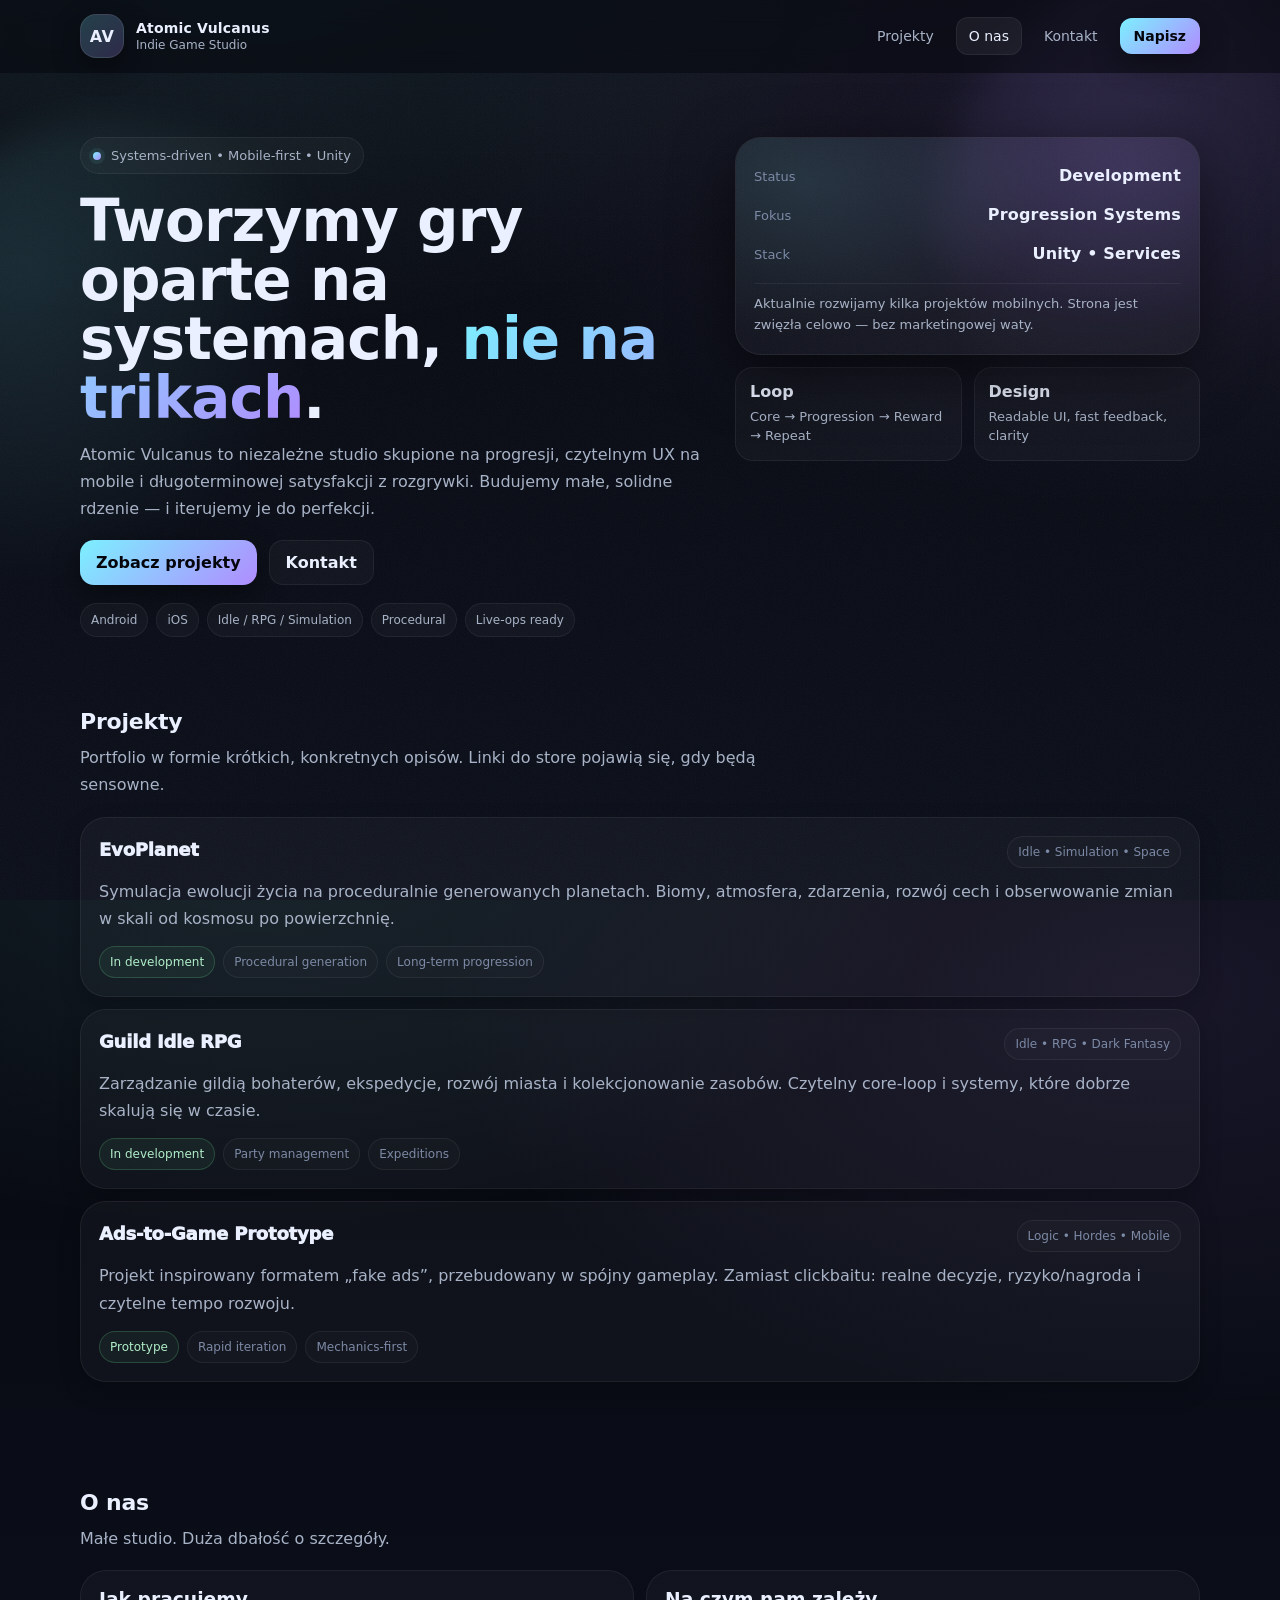
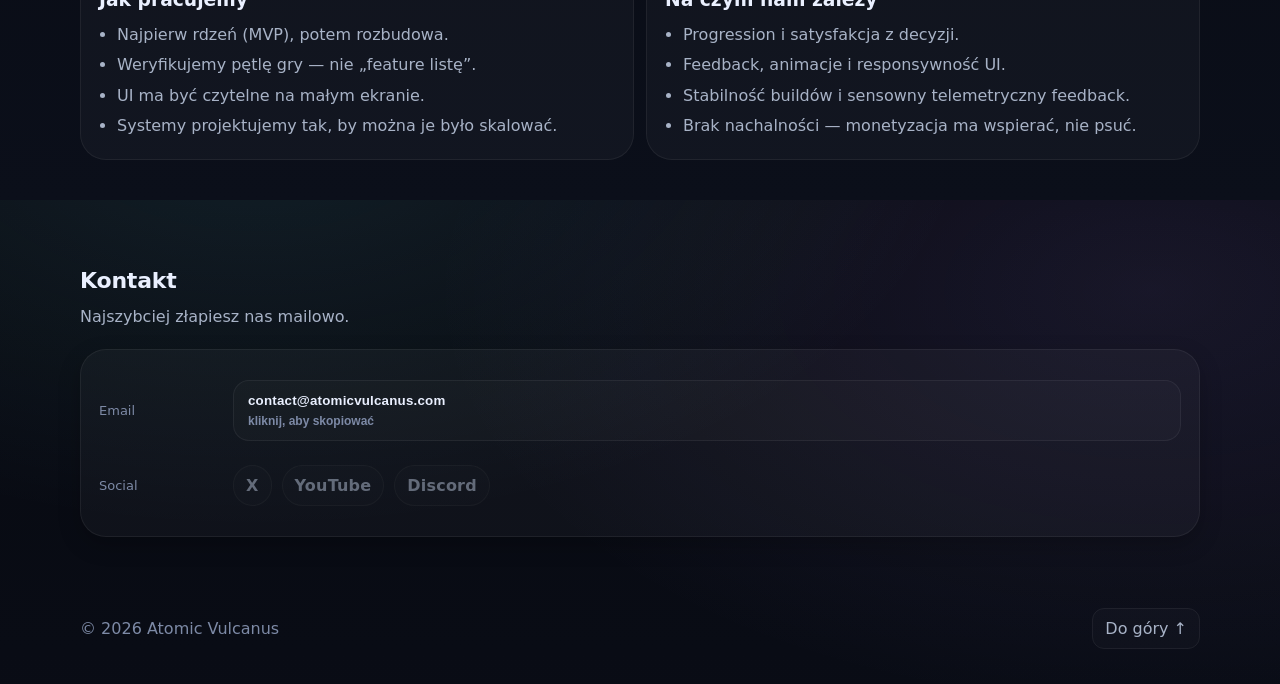
<file: index.html>
<!doctype html>
<html lang="pl">
<head>
  <meta charset="utf-8" />
  <meta name="viewport" content="width=device-width,initial-scale=1" />
  <meta name="color-scheme" content="dark" />

  <title>Atomic Vulcanus — Indie Game Studio</title>
  <meta name="description" content="Atomic Vulcanus — modernistyczne indie studio tworzące gry oparte na systemach: progresja, klimat, długoterminowa satysfakcja." />

  <!-- Open Graph -->
  <meta property="og:title" content="Atomic Vulcanus — Indie Game Studio" />
  <meta property="og:description" content="Gry oparte na systemach: progresja, klimat, długoterminowa satysfakcja." />
  <meta property="og:type" content="website" />

  <link rel="icon" href="data:image/svg+xml,%3Csvg xmlns='http://www.w3.org/2000/svg' viewBox='0 0 96 96'%3E%3Cdefs%3E%3ClinearGradient id='g' x1='0' y1='0' x2='1' y2='1'%3E%3Cstop stop-color='%237cf0ff'/%3E%3Cstop offset='1' stop-color='%23b08cff'/%3E%3C/linearGradient%3E%3C/defs%3E%3Crect rx='22' width='96' height='96' fill='%230b0d12'/%3E%3Cpath d='M48 14c11 0 20 9 20 20S59 54 48 54 28 45 28 34s9-20 20-20Zm0 40c17 0 30 7 30 16v6H18v-6c0-9 13-16 30-16Z' fill='url(%23g)' opacity='.95'/%3E%3C/svg%3E" />
  <link rel="stylesheet" href="./styles.css" />
</head>

<body>
  <div class="bg" aria-hidden="true">
    <div class="grain"></div>
    <div class="orb orb-a"></div>
    <div class="orb orb-b"></div>
    <div class="gridlines"></div>
  </div>

  <header class="topbar" data-elevate>
    <div class="container navwrap">
      <a class="brand" href="#top" aria-label="Atomic Vulcanus">
        <div class="mark" aria-hidden="true">AV</div>
        <div class="brandtext">
          <div class="brandname">Atomic Vulcanus</div>
          <div class="brandtag">Indie Game Studio</div>
        </div>
      </a>

      <nav class="nav">
        <a class="navlink" href="#projects">Projekty</a>
        <a class="navlink" href="#about">O nas</a>
        <a class="navlink" href="#contact">Kontakt</a>
        <a class="navcta" href="#contact">Napisz</a>
      </nav>

      <button class="menu" id="menuBtn" aria-label="Otwórz menu" aria-expanded="false" aria-controls="mobileNav">
        <span></span><span></span><span></span>
      </button>
    </div>

    <div class="mobile" id="mobileNav" hidden>
      <div class="container">
        <a class="mitem" href="#projects">Projekty</a>
        <a class="mitem" href="#about">O nas</a>
        <a class="mitem" href="#contact">Kontakt</a>
      </div>
    </div>
  </header>

  <main id="top">
    <section class="hero">
      <div class="container hero-grid">
        <div class="hero-left">
          <div class="kicker">
            <span class="dot"></span>
            <span>Systems-driven • Mobile-first • Unity</span>
          </div>

          <h1 class="h1">
            Tworzymy gry oparte na systemach,
            <span class="accent">nie na trikach</span>.
          </h1>

          <p class="lead">
            Atomic Vulcanus to niezależne studio skupione na progresji, czytelnym UX na mobile
            i długoterminowej satysfakcji z rozgrywki. Budujemy małe, solidne rdzenie — i iterujemy je do perfekcji.
          </p>

          <div class="actions">
            <a class="btn" href="#projects">Zobacz projekty</a>
            <a class="btn ghost" href="#contact">Kontakt</a>
          </div>

          <div class="signal">
            <div class="chip">Android</div>
            <div class="chip">iOS</div>
            <div class="chip">Idle / RPG / Simulation</div>
            <div class="chip">Procedural</div>
            <div class="chip">Live-ops ready</div>
          </div>
        </div>

        <div class="hero-right">
          <div class="panel">
            <div class="panel-row">
              <div class="label">Status</div>
              <div class="value">Development</div>
            </div>
            <div class="panel-row">
              <div class="label">Fokus</div>
              <div class="value">Progression Systems</div>
            </div>
            <div class="panel-row">
              <div class="label">Stack</div>
              <div class="value">Unity • Services</div>
            </div>

            <div class="panel-divider"></div>

            <div class="panel-note">
              Aktualnie rozwijamy kilka projektów mobilnych.
              Strona jest zwięzła celowo — bez marketingowej waty.
            </div>
          </div>

          <div class="micro">
            <div class="micro-card">
              <div class="micro-title">Loop</div>
              <div class="micro-text">Core → Progression → Reward → Repeat</div>
            </div>
            <div class="micro-card">
              <div class="micro-title">Design</div>
              <div class="micro-text">Readable UI, fast feedback, clarity</div>
            </div>
          </div>
        </div>
      </div>
    </section>

    <section class="section" id="projects">
      <div class="container">
        <div class="section-head">
          <h2>Projekty</h2>
          <p>Portfolio w formie krótkich, konkretnych opisów. Linki do store pojawią się, gdy będą sensowne.</p>
        </div>

        <div class="projects">
          <article class="proj">
            <div class="proj-top">
              <div class="proj-name">EvoPlanet</div>
              <div class="proj-tags">Idle • Simulation • Space</div>
            </div>
            <p class="proj-desc">
              Symulacja ewolucji życia na proceduralnie generowanych planetach. Biomy, atmosfera, zdarzenia,
              rozwój cech i obserwowanie zmian w skali od kosmosu po powierzchnię.
            </p>
            <div class="proj-meta">
              <span class="pill">In development</span>
              <span class="pill subtle">Procedural generation</span>
              <span class="pill subtle">Long-term progression</span>
            </div>
          </article>

          <article class="proj">
            <div class="proj-top">
              <div class="proj-name">Guild Idle RPG</div>
              <div class="proj-tags">Idle • RPG • Dark Fantasy</div>
            </div>
            <p class="proj-desc">
              Zarządzanie gildią bohaterów, ekspedycje, rozwój miasta i kolekcjonowanie zasobów.
              Czytelny core-loop i systemy, które dobrze skalują się w czasie.
            </p>
            <div class="proj-meta">
              <span class="pill">In development</span>
              <span class="pill subtle">Party management</span>
              <span class="pill subtle">Expeditions</span>
            </div>
          </article>

          <article class="proj">
            <div class="proj-top">
              <div class="proj-name">Ads-to-Game Prototype</div>
              <div class="proj-tags">Logic • Hordes • Mobile</div>
            </div>
            <p class="proj-desc">
              Projekt inspirowany formatem „fake ads”, przebudowany w spójny gameplay.
              Zamiast clickbaitu: realne decyzje, ryzyko/nagroda i czytelne tempo rozwoju.
            </p>
            <div class="proj-meta">
              <span class="pill">Prototype</span>
              <span class="pill subtle">Rapid iteration</span>
              <span class="pill subtle">Mechanics-first</span>
            </div>
          </article>
        </div>
      </div>
    </section>

    <section class="section" id="about">
      <div class="container">
        <div class="section-head">
          <h2>O nas</h2>
          <p>Małe studio. Duża dbałość o szczegóły.</p>
        </div>

        <div class="about">
          <div class="about-card">
            <h3>Jak pracujemy</h3>
            <ul>
              <li>Najpierw rdzeń (MVP), potem rozbudowa.</li>
              <li>Weryfikujemy pętlę gry — nie „feature listę”.</li>
              <li>UI ma być czytelne na małym ekranie.</li>
              <li>Systemy projektujemy tak, by można je było skalować.</li>
            </ul>
          </div>

          <div class="about-card">
            <h3>Na czym nam zależy</h3>
            <ul>
              <li>Progression i satysfakcja z decyzji.</li>
              <li>Feedback, animacje i responsywność UI.</li>
              <li>Stabilność buildów i sensowny telemetryczny feedback.</li>
              <li>Brak nachalności — monetyzacja ma wspierać, nie psuć.</li>
            </ul>
          </div>
        </div>
      </div>
    </section>

    <section class="section" id="contact">
      <div class="container">
        <div class="section-head">
          <h2>Kontakt</h2>
          <p>Najszybciej złapiesz nas mailowo.</p>
        </div>

        <div class="contact">
          <div class="contact-card">
            <div class="contact-row">
              <div class="label">Email</div>
              <div class="value">
                <button class="copy" id="copyEmail" data-email="contact@atomicvulcanus.com">
                  contact@atomicvulcanus.com
                  <span class="hint">kliknij, aby skopiować</span>
                </button>
              </div>
            </div>

            <div class="contact-row">
              <div class="label">Social</div>
              <div class="value links">
                <a href="#" aria-label="X (do uzupełnienia)" class="disabled" tabindex="-1">X</a>
                <a href="#" aria-label="YouTube (do uzupełnienia)" class="disabled" tabindex="-1">YouTube</a>
                <a href="#" aria-label="Discord (do uzupełnienia)" class="disabled" tabindex="-1">Discord</a>
              </div>
            </div>

            <div class="toast" id="toast" role="status" aria-live="polite" aria-atomic="true" hidden>
              Skopiowano email
            </div>
          </div>
        </div>
      </div>
    </section>

    <footer class="footer">
      <div class="container foot">
        <div class="foot-left">© <span id="year"></span> Atomic Vulcanus</div>
        <div class="foot-right">
          <a href="#top" class="toplink">Do góry ↑</a>
        </div>
      </div>
    </footer>
  </main>

  <script src="./main.js" defer></script>
</body>
</html>
</file>
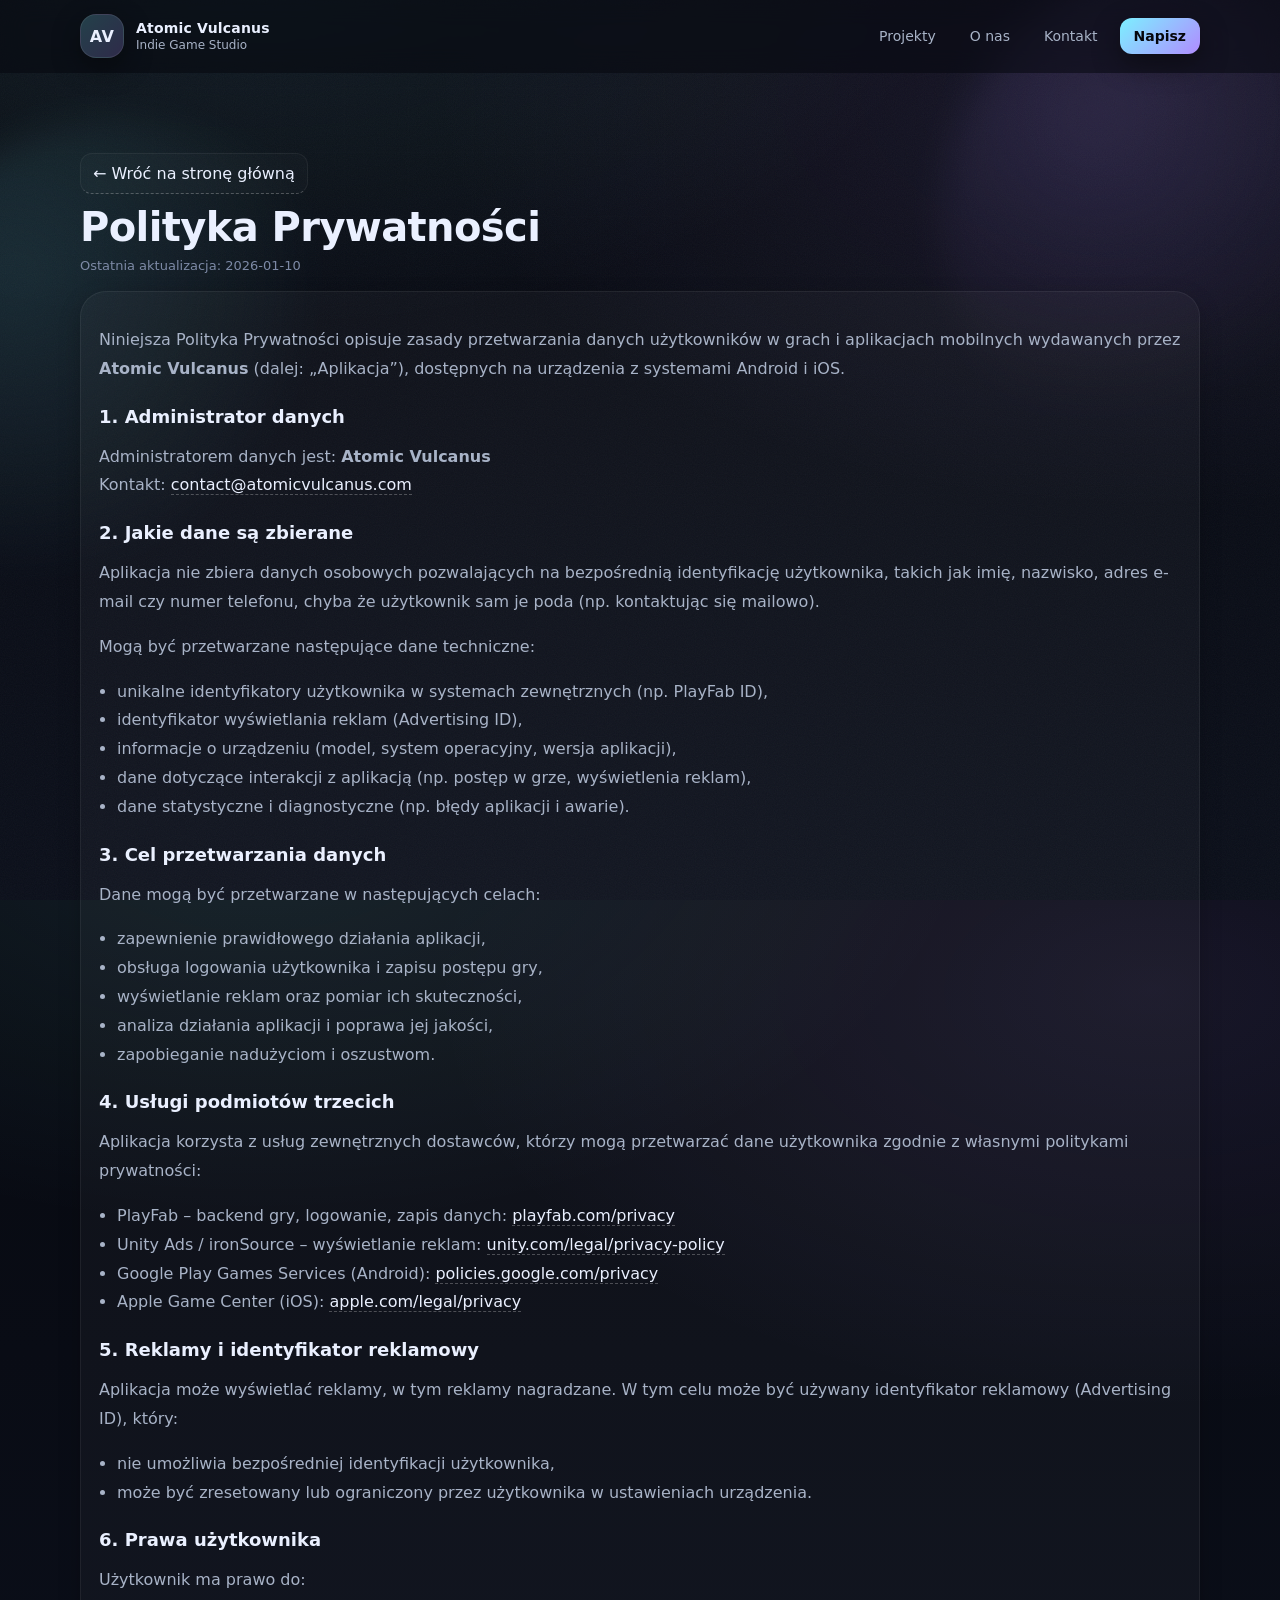
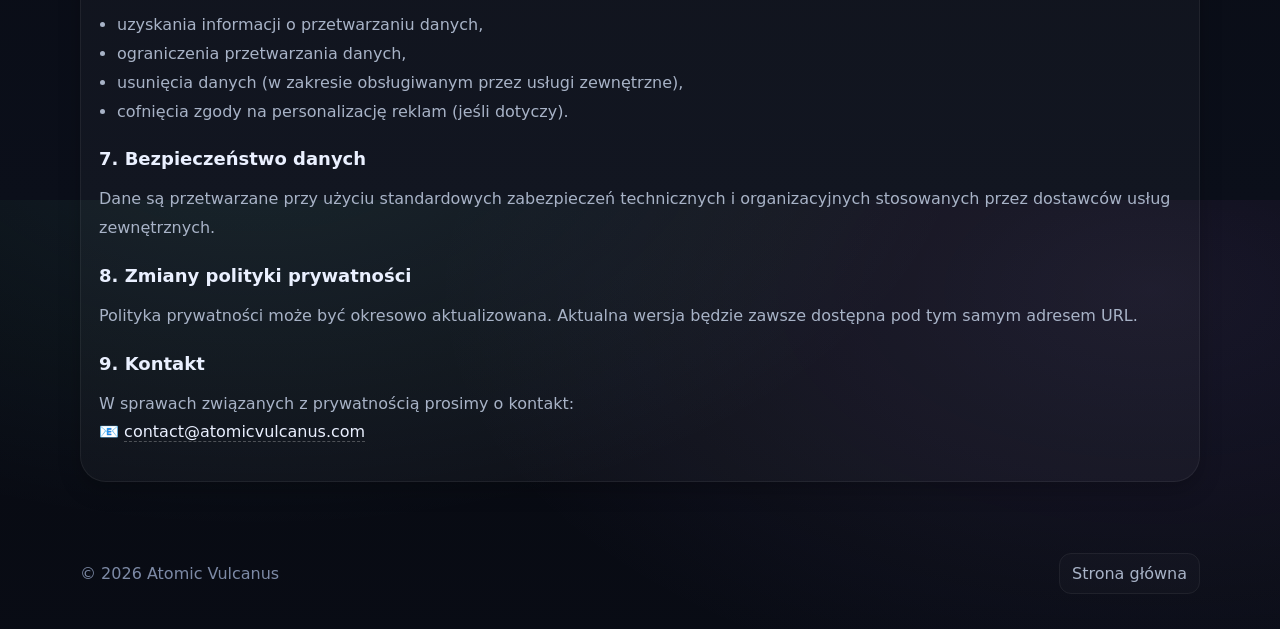
<file: privacy.html>
<!doctype html>
<html lang="pl">
<head>
  <meta charset="utf-8" />
  <meta name="viewport" content="width=device-width,initial-scale=1" />
  <meta name="color-scheme" content="dark" />

  <title>Polityka Prywatności — Atomic Vulcanus</title>
  <meta name="description" content="Polityka Prywatności dla gier i aplikacji mobilnych wydawanych przez Atomic Vulcanus." />

  <link rel="stylesheet" href="./styles.css" />
  <style>
    /* Minimalne dodatki dla czytelności dokumentu */
    .doc { padding: 64px 0 54px; }
    .doc h1 { margin: 10px 0 8px; font-size: clamp(28px, 3.2vw, 40px); letter-spacing: -0.6px; }
    .doc p, .doc li { color: var(--muted); line-height: 1.8; }
    .doc .meta { margin-top: 8px; color: var(--muted2); font-size: 13px; }
    .doc .card {
      margin-top: 18px;
      border-radius: var(--r2);
      border: 1px solid var(--line2);
      background: rgba(255,255,255,.03);
      padding: 18px;
      box-shadow: 0 8px 22px rgba(0,0,0,.22);
    }
    .doc h2 { margin: 22px 0 10px; font-size: 18px; }
    .doc a { color: var(--fg); text-decoration: none; border-bottom: 1px dashed rgba(255,255,255,.25); }
    .doc a:hover { border-bottom-color: rgba(255,255,255,.6); }
    .doc ul { margin: 8px 0 0; padding-left: 18px; }
    .doc .back { display:inline-block; margin-top: 16px; }
  </style>
</head>

<body>
  <div class="bg" aria-hidden="true">
    <div class="grain"></div>
    <div class="orb orb-a"></div>
    <div class="orb orb-b"></div>
    <div class="gridlines"></div>
  </div>

  <header class="topbar" data-elevate>
    <div class="container navwrap">
      <a class="brand" href="./index.html" aria-label="Atomic Vulcanus">
        <div class="mark" aria-hidden="true">AV</div>
        <div class="brandtext">
          <div class="brandname">Atomic Vulcanus</div>
          <div class="brandtag">Indie Game Studio</div>
        </div>
      </a>

      <nav class="nav">
        <a class="navlink" href="./index.html#projects">Projekty</a>
        <a class="navlink" href="./index.html#about">O nas</a>
        <a class="navlink" href="./index.html#contact">Kontakt</a>
        <a class="navcta" href="./index.html#contact">Napisz</a>
      </nav>
    </div>
  </header>

  <main class="doc">
    <div class="container">
      <a class="back toplink" href="./index.html">← Wróć na stronę główną</a>

      <h1>Polityka Prywatności</h1>
      <div class="meta">Ostatnia aktualizacja: 2026-01-10</div>

      <div class="card">
        <p>
          Niniejsza Polityka Prywatności opisuje zasady przetwarzania danych użytkowników w grach i aplikacjach mobilnych
          wydawanych przez <strong>Atomic Vulcanus</strong> (dalej: „Aplikacja”), dostępnych na urządzenia z systemami Android i iOS.
        </p>

        <h2>1. Administrator danych</h2>
        <p>
          Administratorem danych jest: <strong>Atomic Vulcanus</strong><br />
          Kontakt: <a href="mailto:contact@atomicvulcanus.com">contact@atomicvulcanus.com</a>
        </p>

        <h2>2. Jakie dane są zbierane</h2>
        <p>
          Aplikacja nie zbiera danych osobowych pozwalających na bezpośrednią identyfikację użytkownika, takich jak imię,
          nazwisko, adres e-mail czy numer telefonu, chyba że użytkownik sam je poda (np. kontaktując się mailowo).
        </p>
        <p>Mogą być przetwarzane następujące dane techniczne:</p>
        <ul>
          <li>unikalne identyfikatory użytkownika w systemach zewnętrznych (np. PlayFab ID),</li>
          <li>identyfikator wyświetlania reklam (Advertising ID),</li>
          <li>informacje o urządzeniu (model, system operacyjny, wersja aplikacji),</li>
          <li>dane dotyczące interakcji z aplikacją (np. postęp w grze, wyświetlenia reklam),</li>
          <li>dane statystyczne i diagnostyczne (np. błędy aplikacji i awarie).</li>
        </ul>

        <h2>3. Cel przetwarzania danych</h2>
        <p>Dane mogą być przetwarzane w następujących celach:</p>
        <ul>
          <li>zapewnienie prawidłowego działania aplikacji,</li>
          <li>obsługa logowania użytkownika i zapisu postępu gry,</li>
          <li>wyświetlanie reklam oraz pomiar ich skuteczności,</li>
          <li>analiza działania aplikacji i poprawa jej jakości,</li>
          <li>zapobieganie nadużyciom i oszustwom.</li>
        </ul>

        <h2>4. Usługi podmiotów trzecich</h2>
        <p>
          Aplikacja korzysta z usług zewnętrznych dostawców, którzy mogą przetwarzać dane użytkownika zgodnie z własnymi politykami prywatności:
        </p>
        <ul>
          <li>
            PlayFab – backend gry, logowanie, zapis danych:
            <a href="https://playfab.com/privacy/" rel="noopener noreferrer" target="_blank">playfab.com/privacy</a>
          </li>
          <li>
            Unity Ads / ironSource – wyświetlanie reklam:
            <a href="https://unity.com/legal/privacy-policy" rel="noopener noreferrer" target="_blank">unity.com/legal/privacy-policy</a>
          </li>
          <li>
            Google Play Games Services (Android):
            <a href="https://policies.google.com/privacy" rel="noopener noreferrer" target="_blank">policies.google.com/privacy</a>
          </li>
          <li>
            Apple Game Center (iOS):
            <a href="https://www.apple.com/legal/privacy/" rel="noopener noreferrer" target="_blank">apple.com/legal/privacy</a>
          </li>
        </ul>

        <h2>5. Reklamy i identyfikator reklamowy</h2>
        <p>
          Aplikacja może wyświetlać reklamy, w tym reklamy nagradzane. W tym celu może być używany identyfikator reklamowy (Advertising ID), który:
        </p>
        <ul>
          <li>nie umożliwia bezpośredniej identyfikacji użytkownika,</li>
          <li>może być zresetowany lub ograniczony przez użytkownika w ustawieniach urządzenia.</li>
        </ul>

        <h2>6. Prawa użytkownika</h2>
        <p>Użytkownik ma prawo do:</p>
        <ul>
          <li>uzyskania informacji o przetwarzaniu danych,</li>
          <li>ograniczenia przetwarzania danych,</li>
          <li>usunięcia danych (w zakresie obsługiwanym przez usługi zewnętrzne),</li>
          <li>cofnięcia zgody na personalizację reklam (jeśli dotyczy).</li>
        </ul>

        <h2>7. Bezpieczeństwo danych</h2>
        <p>
          Dane są przetwarzane przy użyciu standardowych zabezpieczeń technicznych i organizacyjnych stosowanych przez dostawców usług zewnętrznych.
        </p>

        <h2>8. Zmiany polityki prywatności</h2>
        <p>
          Polityka prywatności może być okresowo aktualizowana. Aktualna wersja będzie zawsze dostępna pod tym samym adresem URL.
        </p>

        <h2>9. Kontakt</h2>
        <p>
          W sprawach związanych z prywatnością prosimy o kontakt:<br />
          📧 <a href="mailto:contact@atomicvulcanus.com">contact@atomicvulcanus.com</a>
        </p>
      </div>

    </div>
  </main>

  <footer class="footer">
    <div class="container foot">
      <div class="foot-left">© <span id="year"></span> Atomic Vulcanus</div>
      <div class="foot-right">
        <a href="./index.html" class="toplink">Strona główna</a>
      </div>
    </div>
  </footer>

  <script>
    document.getElementById("year").textContent = new Date().getFullYear();
  </script>
</body>
</html>
</file>
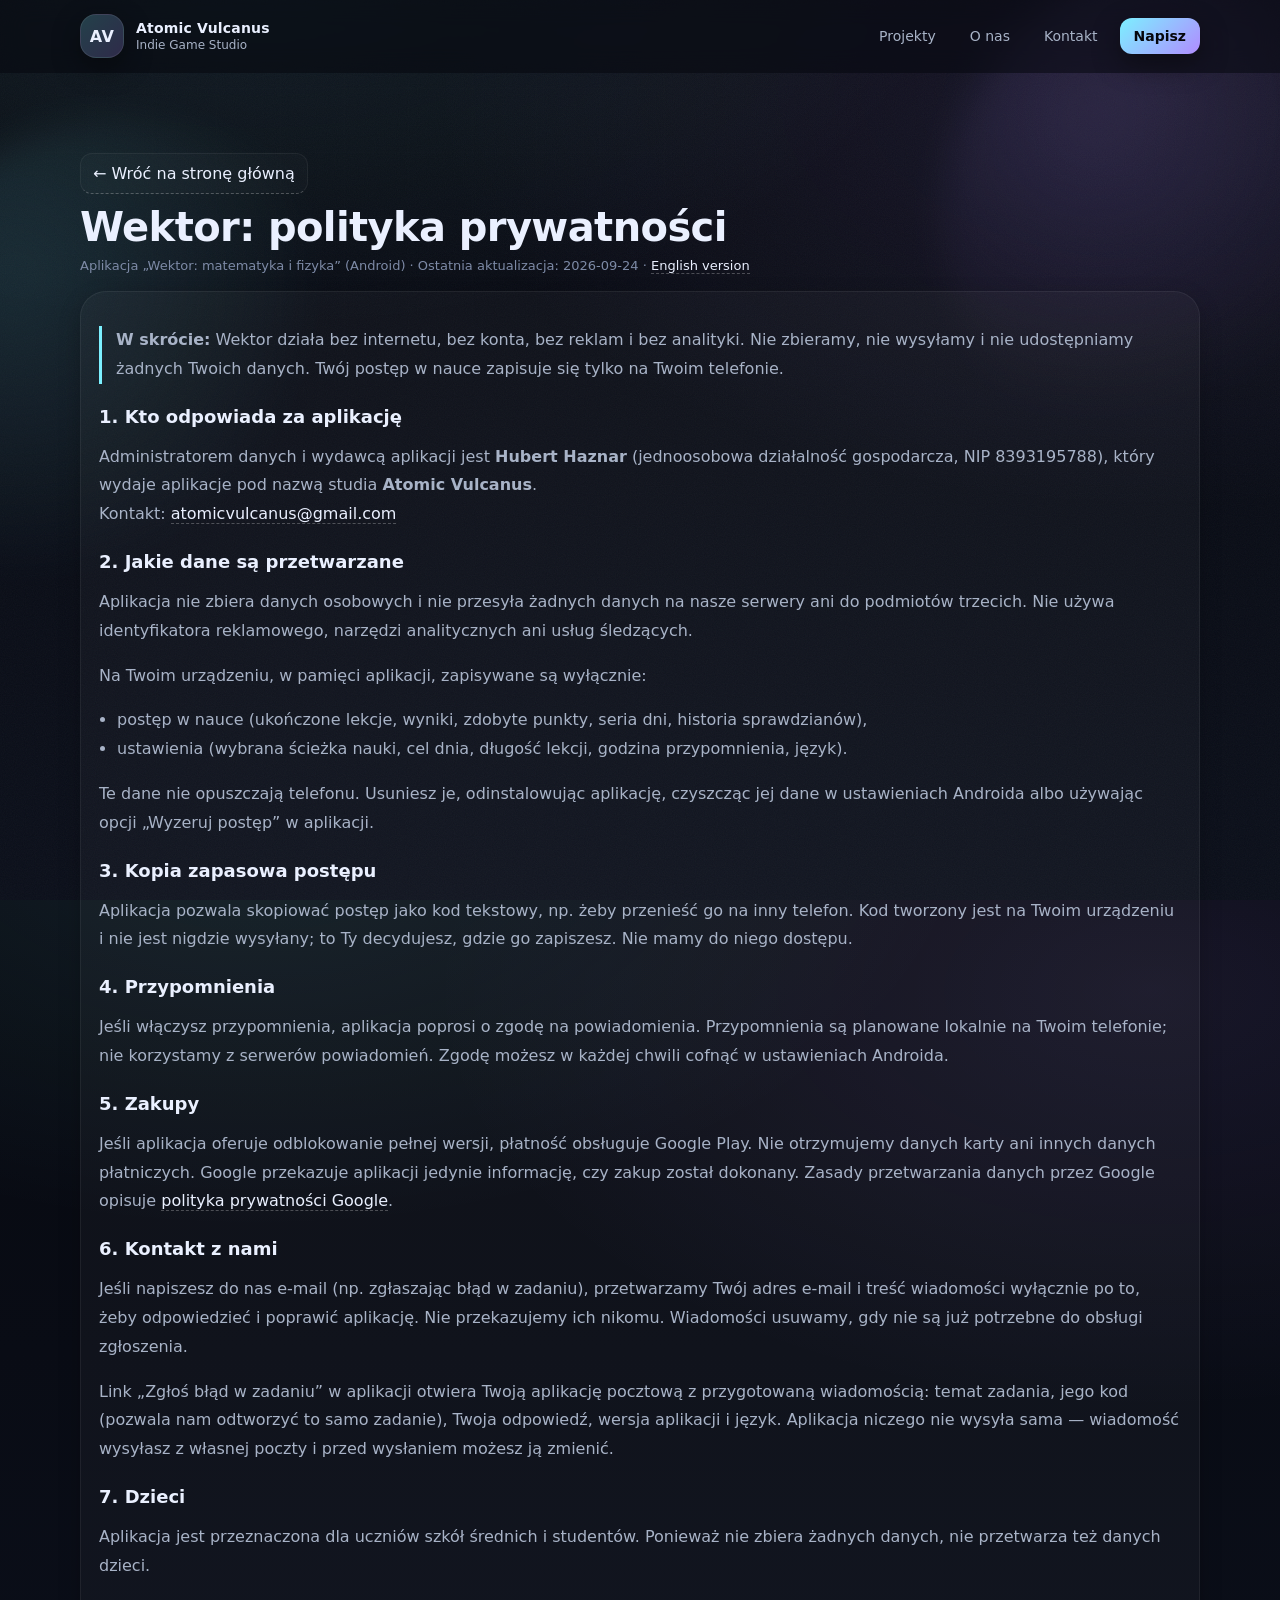
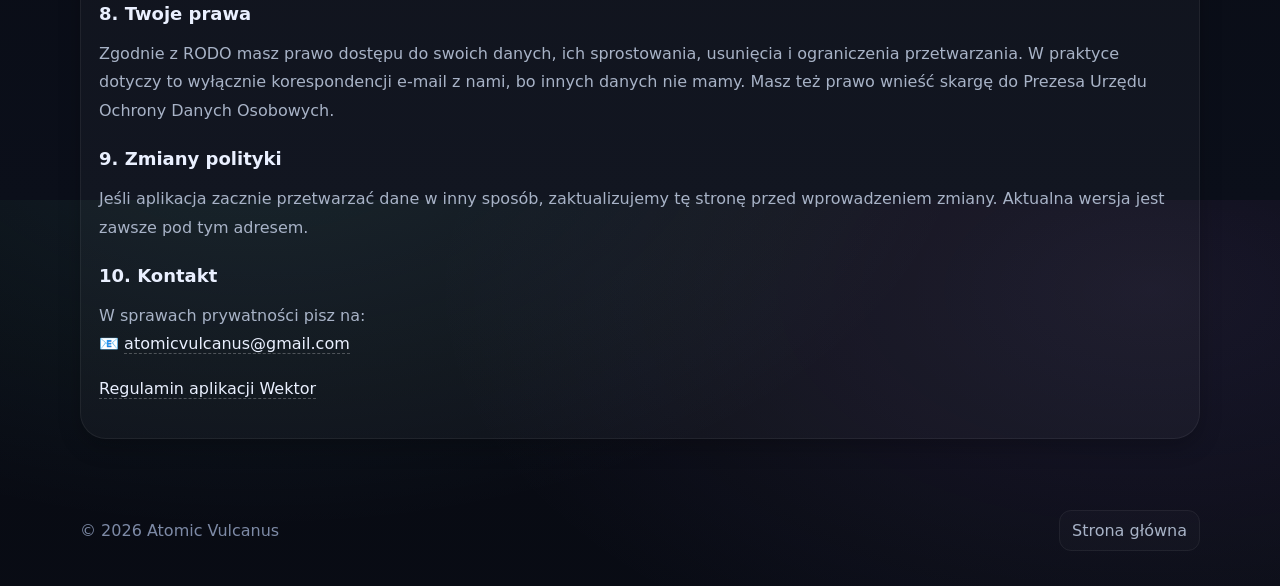
<file: wektor/privacy.html>
<!doctype html>
<html lang="pl">
<head>
  <meta charset="utf-8" />
  <meta name="viewport" content="width=device-width,initial-scale=1" />
  <meta name="color-scheme" content="dark" />

  <title>Wektor — Polityka prywatności — Atomic Vulcanus</title>
  <meta name="description" content="Polityka prywatności aplikacji Wektor: matematyka i fizyka. Aplikacja działa offline i nie zbiera danych." />

  <link rel="stylesheet" href="../styles.css" />
  <style>
    .doc { padding: 64px 0 54px; }
    .doc h1 { margin: 10px 0 8px; font-size: clamp(28px, 3.2vw, 40px); letter-spacing: -0.6px; }
    .doc p, .doc li { color: var(--muted); line-height: 1.8; }
    .doc .meta { margin-top: 8px; color: var(--muted2); font-size: 13px; }
    .doc .card {
      margin-top: 18px;
      border-radius: var(--r2);
      border: 1px solid var(--line2);
      background: rgba(255,255,255,.03);
      padding: 18px;
      box-shadow: 0 8px 22px rgba(0,0,0,.22);
    }
    .doc h2 { margin: 22px 0 10px; font-size: 18px; }
    .doc a { color: var(--fg); text-decoration: none; border-bottom: 1px dashed rgba(255,255,255,.25); }
    .doc a:hover { border-bottom-color: rgba(255,255,255,.6); }
    .doc ul { margin: 8px 0 0; padding-left: 18px; }
    .doc .back { display:inline-block; margin-top: 16px; }
    .doc .short { border-left: 3px solid var(--a); padding-left: 14px; }
  </style>
</head>

<body>
  <div class="bg" aria-hidden="true">
    <div class="grain"></div>
    <div class="orb orb-a"></div>
    <div class="orb orb-b"></div>
    <div class="gridlines"></div>
  </div>

  <header class="topbar" data-elevate>
    <div class="container navwrap">
      <a class="brand" href="../index.html" aria-label="Atomic Vulcanus">
        <div class="mark" aria-hidden="true">AV</div>
        <div class="brandtext">
          <div class="brandname">Atomic Vulcanus</div>
          <div class="brandtag">Indie Game Studio</div>
        </div>
      </a>

      <nav class="nav">
        <a class="navlink" href="../index.html#projects">Projekty</a>
        <a class="navlink" href="../index.html#about">O nas</a>
        <a class="navlink" href="../index.html#contact">Kontakt</a>
        <a class="navcta" href="../index.html#contact">Napisz</a>
      </nav>
    </div>
  </header>

  <main class="doc">
    <div class="container">
      <a class="back toplink" href="../index.html">← Wróć na stronę główną</a>

      <h1>Wektor: polityka prywatności</h1>
      <div class="meta">Aplikacja „Wektor: matematyka i fizyka” (Android) · Ostatnia aktualizacja: 2026-09-24 · <a href="./en/privacy.html" lang="en">English version</a></div>

      <div class="card">
        <p class="short">
          <strong>W skrócie:</strong> Wektor działa bez internetu, bez konta, bez reklam i bez analityki.
          Nie zbieramy, nie wysyłamy i nie udostępniamy żadnych Twoich danych. Twój postęp w nauce zapisuje się
          tylko na Twoim telefonie.
        </p>

        <h2>1. Kto odpowiada za aplikację</h2>
        <p>
          Administratorem danych i wydawcą aplikacji jest <strong>Hubert Haznar</strong> (jednoosobowa działalność
          gospodarcza, NIP 8393195788), który wydaje aplikacje pod nazwą studia <strong>Atomic Vulcanus</strong>.<br />
          Kontakt: <a href="mailto:atomicvulcanus@gmail.com">atomicvulcanus@gmail.com</a>
        </p>

        <h2>2. Jakie dane są przetwarzane</h2>
        <p>
          Aplikacja nie zbiera danych osobowych i nie przesyła żadnych danych na nasze serwery ani do podmiotów trzecich.
          Nie używa identyfikatora reklamowego, narzędzi analitycznych ani usług śledzących.
        </p>
        <p>Na Twoim urządzeniu, w pamięci aplikacji, zapisywane są wyłącznie:</p>
        <ul>
          <li>postęp w nauce (ukończone lekcje, wyniki, zdobyte punkty, seria dni, historia sprawdzianów),</li>
          <li>ustawienia (wybrana ścieżka nauki, cel dnia, długość lekcji, godzina przypomnienia, język).</li>
        </ul>
        <p>
          Te dane nie opuszczają telefonu. Usuniesz je, odinstalowując aplikację, czyszcząc jej dane w ustawieniach
          Androida albo używając opcji „Wyzeruj postęp” w aplikacji.
        </p>

        <h2>3. Kopia zapasowa postępu</h2>
        <p>
          Aplikacja pozwala skopiować postęp jako kod tekstowy, np. żeby przenieść go na inny telefon.
          Kod tworzony jest na Twoim urządzeniu i nie jest nigdzie wysyłany; to Ty decydujesz, gdzie go zapiszesz.
          Nie mamy do niego dostępu.
        </p>

        <h2>4. Przypomnienia</h2>
        <p>
          Jeśli włączysz przypomnienia, aplikacja poprosi o zgodę na powiadomienia. Przypomnienia są planowane
          lokalnie na Twoim telefonie; nie korzystamy z serwerów powiadomień. Zgodę możesz w każdej chwili cofnąć
          w ustawieniach Androida.
        </p>

        <h2>5. Zakupy</h2>
        <p>
          Jeśli aplikacja oferuje odblokowanie pełnej wersji, płatność obsługuje Google Play. Nie otrzymujemy
          danych karty ani innych danych płatniczych. Google przekazuje aplikacji jedynie informację, czy zakup
          został dokonany. Zasady przetwarzania danych przez Google opisuje
          <a href="https://policies.google.com/privacy" rel="noopener noreferrer" target="_blank">polityka prywatności Google</a>.
        </p>

        <h2>6. Kontakt z nami</h2>
        <p>
          Jeśli napiszesz do nas e-mail (np. zgłaszając błąd w zadaniu), przetwarzamy Twój adres e-mail i treść
          wiadomości wyłącznie po to, żeby odpowiedzieć i poprawić aplikację. Nie przekazujemy ich nikomu.
          Wiadomości usuwamy, gdy nie są już potrzebne do obsługi zgłoszenia.
        </p>
        <p>
          Link „Zgłoś błąd w zadaniu” w aplikacji otwiera Twoją aplikację pocztową z przygotowaną wiadomością:
          temat zadania, jego kod (pozwala nam odtworzyć to samo zadanie), Twoja odpowiedź, wersja aplikacji i język.
          Aplikacja niczego nie wysyła sama — wiadomość wysyłasz z własnej poczty i przed wysłaniem możesz ją zmienić.
        </p>

        <h2>7. Dzieci</h2>
        <p>
          Aplikacja jest przeznaczona dla uczniów szkół średnich i studentów. Ponieważ nie zbiera żadnych danych,
          nie przetwarza też danych dzieci.
        </p>

        <h2>8. Twoje prawa</h2>
        <p>
          Zgodnie z RODO masz prawo dostępu do swoich danych, ich sprostowania, usunięcia i ograniczenia
          przetwarzania. W praktyce dotyczy to wyłącznie korespondencji e-mail z nami, bo innych danych nie mamy.
          Masz też prawo wnieść skargę do Prezesa Urzędu Ochrony Danych Osobowych.
        </p>

        <h2>9. Zmiany polityki</h2>
        <p>
          Jeśli aplikacja zacznie przetwarzać dane w inny sposób, zaktualizujemy tę stronę przed wprowadzeniem zmiany.
          Aktualna wersja jest zawsze pod tym adresem.
        </p>

        <h2>10. Kontakt</h2>
        <p>
          W sprawach prywatności pisz na:<br />
          📧 <a href="mailto:atomicvulcanus@gmail.com">atomicvulcanus@gmail.com</a>
        </p>
        <p><a href="./terms.html">Regulamin aplikacji Wektor</a></p>
      </div>

    </div>
  </main>

  <footer class="footer">
    <div class="container foot">
      <div class="foot-left">© <span id="year"></span> Atomic Vulcanus</div>
      <div class="foot-right">
        <a href="../index.html" class="toplink">Strona główna</a>
      </div>
    </div>
  </footer>

  <script>
    document.getElementById("year").textContent = new Date().getFullYear();
  </script>
</body>
</html>
</file>
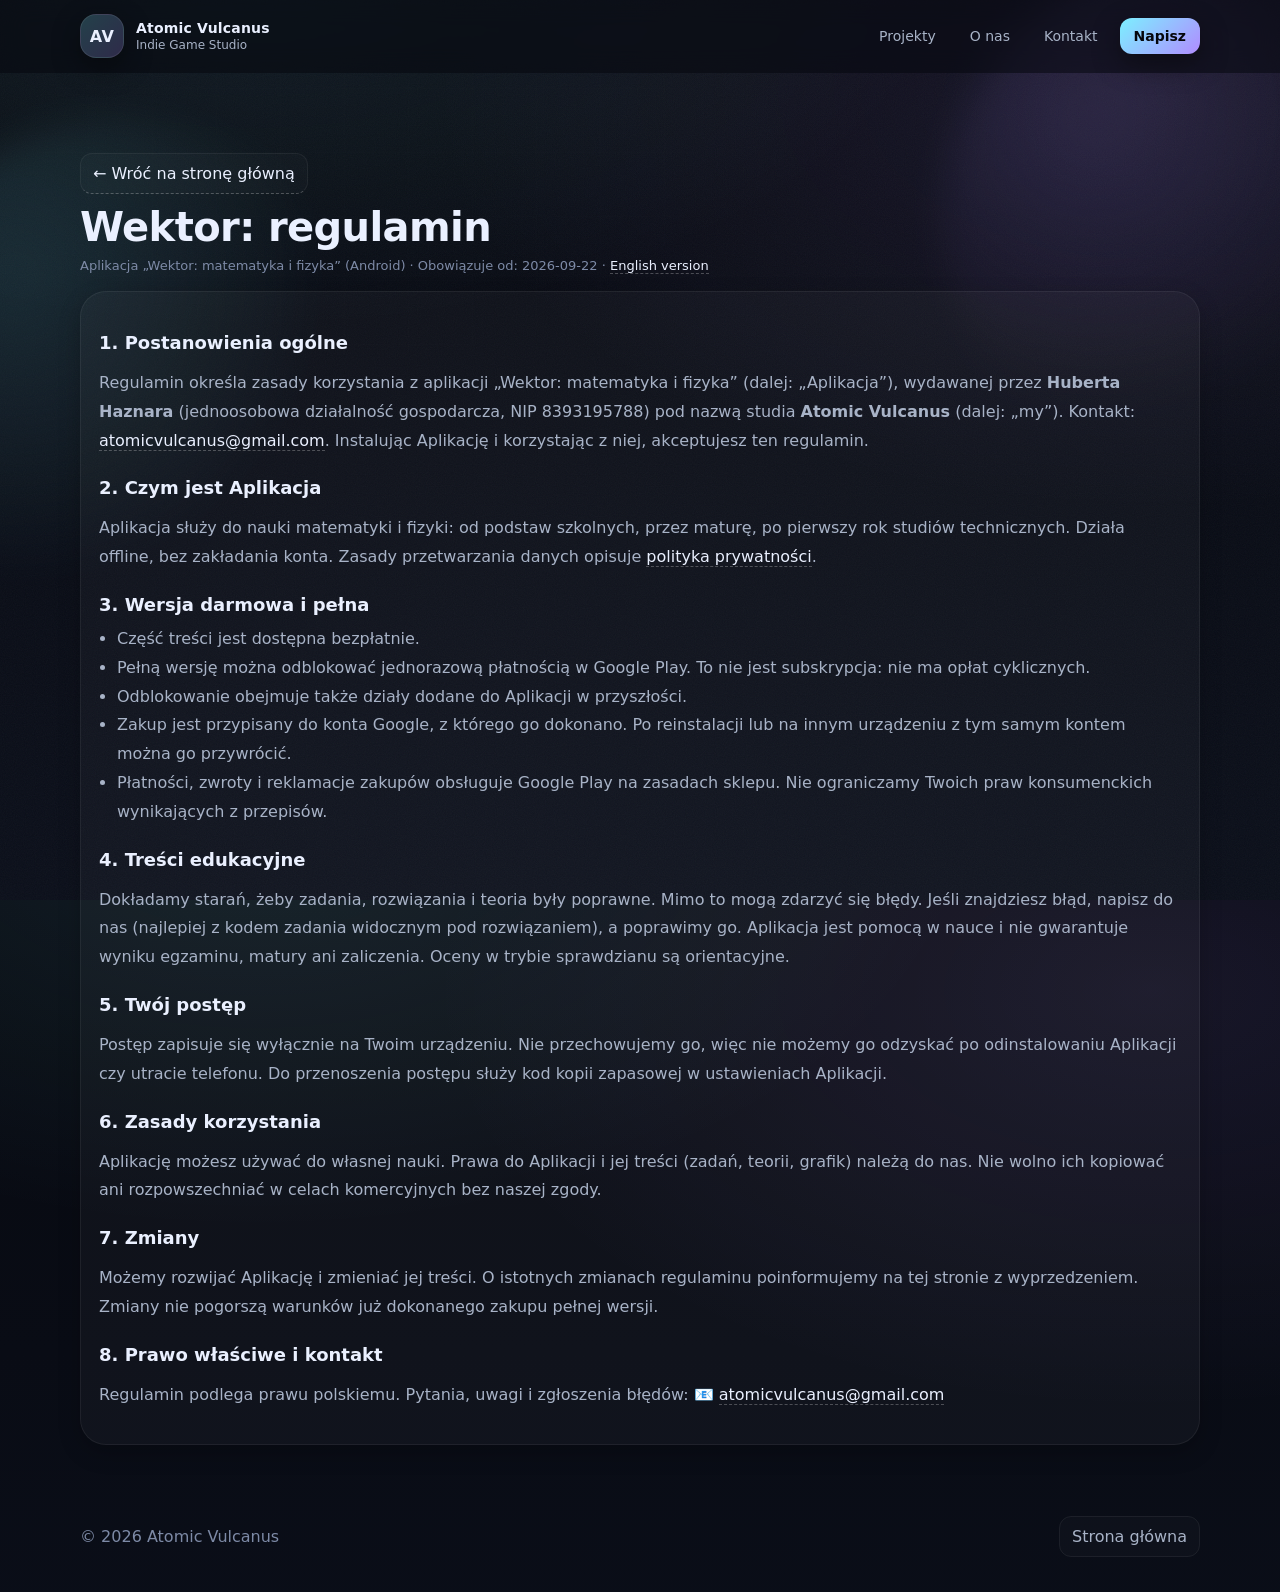
<file: wektor/terms.html>
<!doctype html>
<html lang="pl">
<head>
  <meta charset="utf-8" />
  <meta name="viewport" content="width=device-width,initial-scale=1" />
  <meta name="color-scheme" content="dark" />

  <title>Wektor — Regulamin — Atomic Vulcanus</title>
  <meta name="description" content="Regulamin aplikacji Wektor: matematyka i fizyka." />

  <link rel="stylesheet" href="../styles.css" />
  <style>
    .doc { padding: 64px 0 54px; }
    .doc h1 { margin: 10px 0 8px; font-size: clamp(28px, 3.2vw, 40px); letter-spacing: -0.6px; }
    .doc p, .doc li { color: var(--muted); line-height: 1.8; }
    .doc .meta { margin-top: 8px; color: var(--muted2); font-size: 13px; }
    .doc .card {
      margin-top: 18px;
      border-radius: var(--r2);
      border: 1px solid var(--line2);
      background: rgba(255,255,255,.03);
      padding: 18px;
      box-shadow: 0 8px 22px rgba(0,0,0,.22);
    }
    .doc h2 { margin: 22px 0 10px; font-size: 18px; }
    .doc a { color: var(--fg); text-decoration: none; border-bottom: 1px dashed rgba(255,255,255,.25); }
    .doc a:hover { border-bottom-color: rgba(255,255,255,.6); }
    .doc ul { margin: 8px 0 0; padding-left: 18px; }
    .doc .back { display:inline-block; margin-top: 16px; }
  </style>
</head>

<body>
  <div class="bg" aria-hidden="true">
    <div class="grain"></div>
    <div class="orb orb-a"></div>
    <div class="orb orb-b"></div>
    <div class="gridlines"></div>
  </div>

  <header class="topbar" data-elevate>
    <div class="container navwrap">
      <a class="brand" href="../index.html" aria-label="Atomic Vulcanus">
        <div class="mark" aria-hidden="true">AV</div>
        <div class="brandtext">
          <div class="brandname">Atomic Vulcanus</div>
          <div class="brandtag">Indie Game Studio</div>
        </div>
      </a>

      <nav class="nav">
        <a class="navlink" href="../index.html#projects">Projekty</a>
        <a class="navlink" href="../index.html#about">O nas</a>
        <a class="navlink" href="../index.html#contact">Kontakt</a>
        <a class="navcta" href="../index.html#contact">Napisz</a>
      </nav>
    </div>
  </header>

  <main class="doc">
    <div class="container">
      <a class="back toplink" href="../index.html">← Wróć na stronę główną</a>

      <h1>Wektor: regulamin</h1>
      <div class="meta">Aplikacja „Wektor: matematyka i fizyka” (Android) · Obowiązuje od: 2026-09-22 · <a href="./en/terms.html" lang="en">English version</a></div>

      <div class="card">
        <h2>1. Postanowienia ogólne</h2>
        <p>
          Regulamin określa zasady korzystania z aplikacji „Wektor: matematyka i fizyka” (dalej: „Aplikacja”),
          wydawanej przez <strong>Huberta Haznara</strong> (jednoosobowa działalność gospodarcza, NIP 8393195788)
          pod nazwą studia <strong>Atomic Vulcanus</strong> (dalej: „my”). Kontakt:
          <a href="mailto:atomicvulcanus@gmail.com">atomicvulcanus@gmail.com</a>.
          Instalując Aplikację i korzystając z niej, akceptujesz ten regulamin.
        </p>

        <h2>2. Czym jest Aplikacja</h2>
        <p>
          Aplikacja służy do nauki matematyki i fizyki: od podstaw szkolnych, przez maturę, po pierwszy rok studiów
          technicznych. Działa offline, bez zakładania konta. Zasady przetwarzania danych opisuje
          <a href="./privacy.html">polityka prywatności</a>.
        </p>

        <h2>3. Wersja darmowa i pełna</h2>
        <ul>
          <li>Część treści jest dostępna bezpłatnie.</li>
          <li>
            Pełną wersję można odblokować jednorazową płatnością w Google Play. To nie jest subskrypcja: nie ma
            opłat cyklicznych.
          </li>
          <li>Odblokowanie obejmuje także działy dodane do Aplikacji w przyszłości.</li>
          <li>
            Zakup jest przypisany do konta Google, z którego go dokonano. Po reinstalacji lub na innym urządzeniu
            z tym samym kontem można go przywrócić.
          </li>
          <li>
            Płatności, zwroty i reklamacje zakupów obsługuje Google Play na zasadach sklepu. Nie ograniczamy
            Twoich praw konsumenckich wynikających z przepisów.
          </li>
        </ul>

        <h2>4. Treści edukacyjne</h2>
        <p>
          Dokładamy starań, żeby zadania, rozwiązania i teoria były poprawne. Mimo to mogą zdarzyć się błędy.
          Jeśli znajdziesz błąd, napisz do nas (najlepiej z kodem zadania widocznym pod rozwiązaniem), a poprawimy go.
          Aplikacja jest pomocą w nauce i nie gwarantuje wyniku egzaminu, matury ani zaliczenia. Oceny w trybie
          sprawdzianu są orientacyjne.
        </p>

        <h2>5. Twój postęp</h2>
        <p>
          Postęp zapisuje się wyłącznie na Twoim urządzeniu. Nie przechowujemy go, więc nie możemy go odzyskać po
          odinstalowaniu Aplikacji czy utracie telefonu. Do przenoszenia postępu służy kod kopii zapasowej
          w ustawieniach Aplikacji.
        </p>

        <h2>6. Zasady korzystania</h2>
        <p>
          Aplikację możesz używać do własnej nauki. Prawa do Aplikacji i jej treści (zadań, teorii, grafik) należą
          do nas. Nie wolno ich kopiować ani rozpowszechniać w celach komercyjnych bez naszej zgody.
        </p>

        <h2>7. Zmiany</h2>
        <p>
          Możemy rozwijać Aplikację i zmieniać jej treści. O istotnych zmianach regulaminu poinformujemy na tej stronie
          z wyprzedzeniem. Zmiany nie pogorszą warunków już dokonanego zakupu pełnej wersji.
        </p>

        <h2>8. Prawo właściwe i kontakt</h2>
        <p>
          Regulamin podlega prawu polskiemu. Pytania, uwagi i zgłoszenia błędów:
          📧 <a href="mailto:atomicvulcanus@gmail.com">atomicvulcanus@gmail.com</a>
        </p>
      </div>

    </div>
  </main>

  <footer class="footer">
    <div class="container foot">
      <div class="foot-left">© <span id="year"></span> Atomic Vulcanus</div>
      <div class="foot-right">
        <a href="../index.html" class="toplink">Strona główna</a>
      </div>
    </div>
  </footer>

  <script>
    document.getElementById("year").textContent = new Date().getFullYear();
  </script>
</body>
</html>
</file>
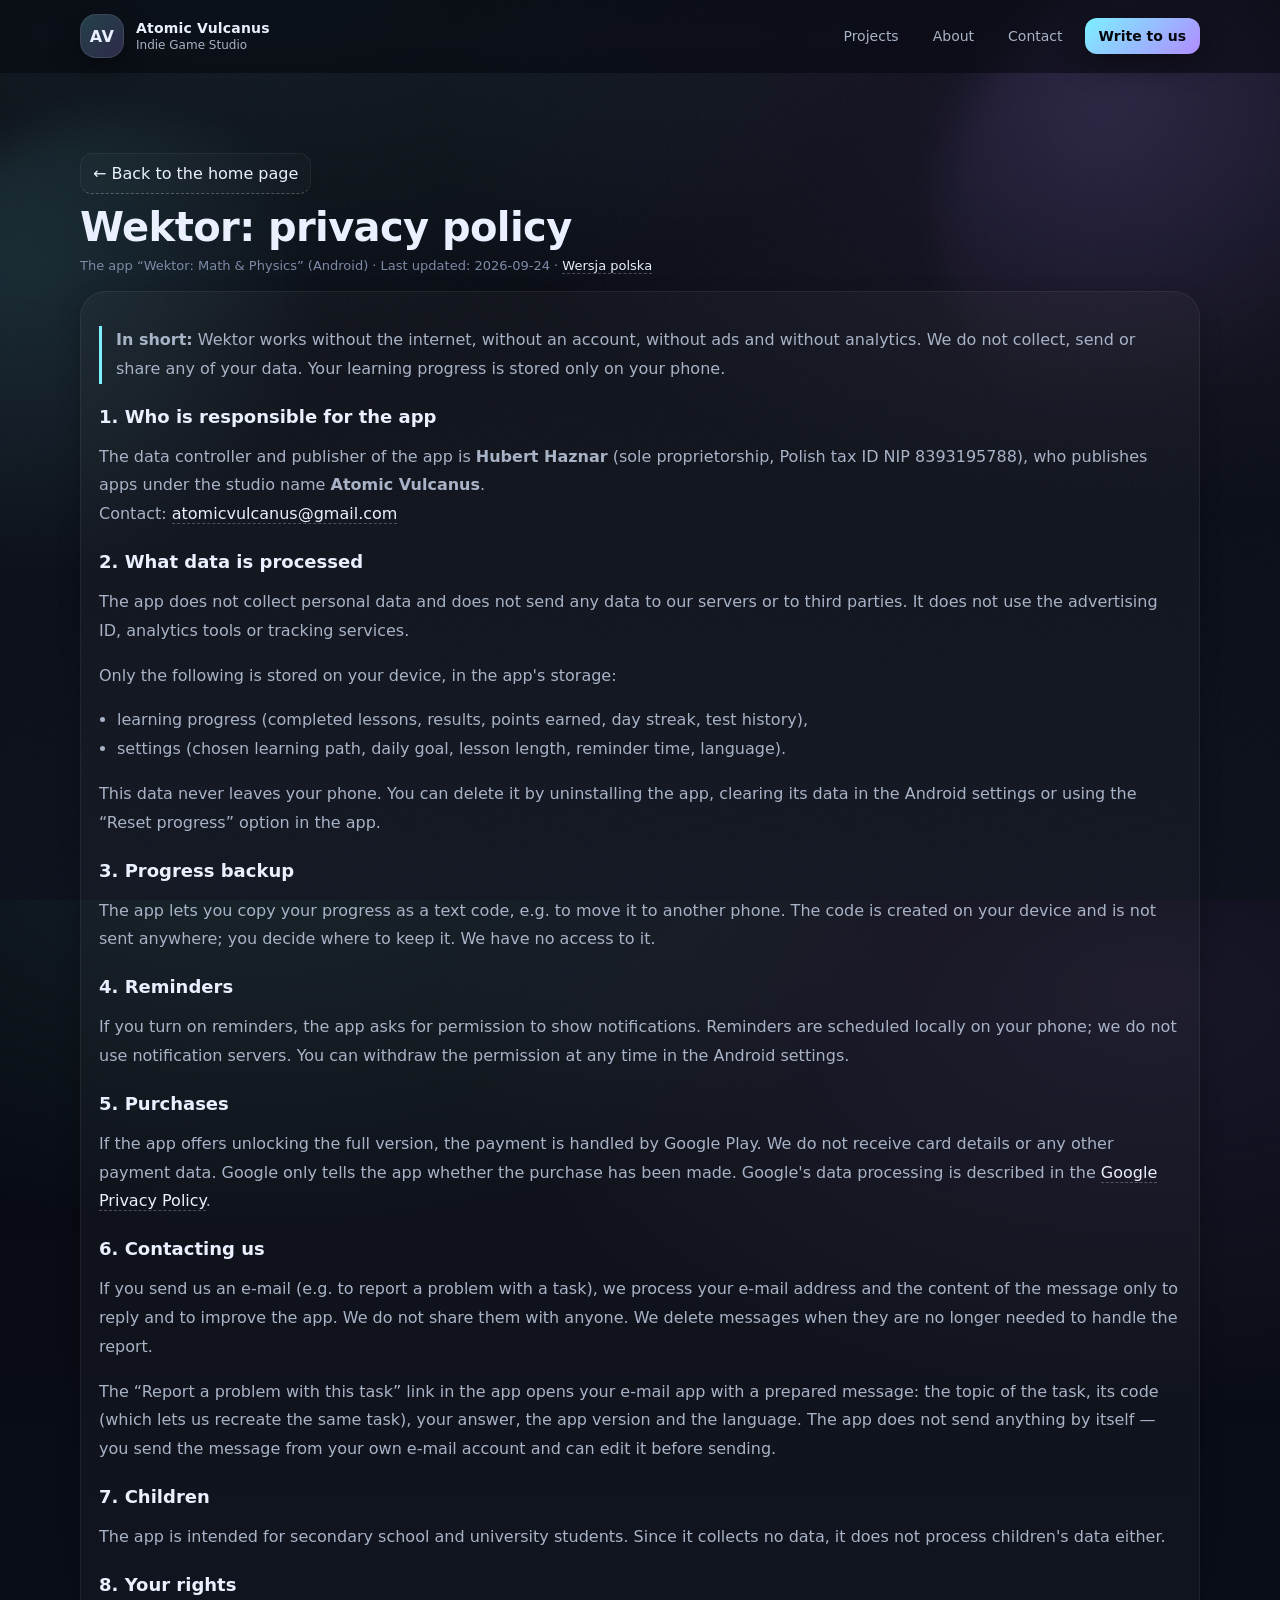
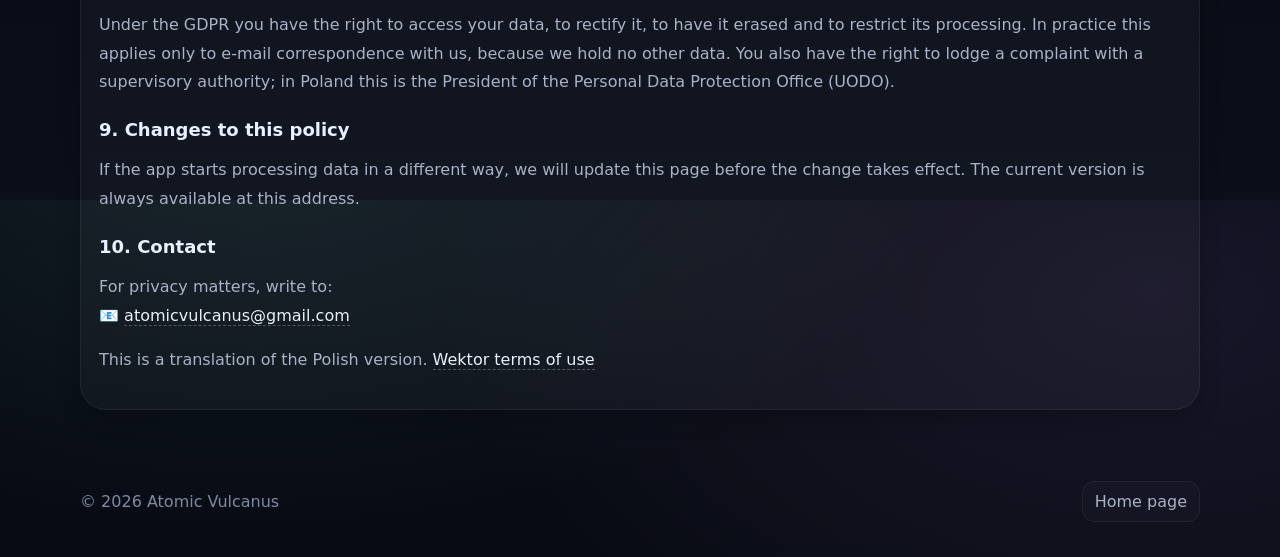
<file: wektor/en/privacy.html>
<!doctype html>
<html lang="en">
<head>
  <meta charset="utf-8" />
  <meta name="viewport" content="width=device-width,initial-scale=1" />
  <meta name="color-scheme" content="dark" />

  <title>Wektor — Privacy Policy — Atomic Vulcanus</title>
  <meta name="description" content="Privacy policy of the Wektor: Math &amp; Physics app. The app works offline and collects no data." />

  <link rel="stylesheet" href="../../styles.css" />
  <style>
    .doc { padding: 64px 0 54px; }
    .doc h1 { margin: 10px 0 8px; font-size: clamp(28px, 3.2vw, 40px); letter-spacing: -0.6px; }
    .doc p, .doc li { color: var(--muted); line-height: 1.8; }
    .doc .meta { margin-top: 8px; color: var(--muted2); font-size: 13px; }
    .doc .card {
      margin-top: 18px;
      border-radius: var(--r2);
      border: 1px solid var(--line2);
      background: rgba(255,255,255,.03);
      padding: 18px;
      box-shadow: 0 8px 22px rgba(0,0,0,.22);
    }
    .doc h2 { margin: 22px 0 10px; font-size: 18px; }
    .doc a { color: var(--fg); text-decoration: none; border-bottom: 1px dashed rgba(255,255,255,.25); }
    .doc a:hover { border-bottom-color: rgba(255,255,255,.6); }
    .doc ul { margin: 8px 0 0; padding-left: 18px; }
    .doc .back { display:inline-block; margin-top: 16px; }
    .doc .short { border-left: 3px solid var(--a); padding-left: 14px; }
  </style>
</head>

<body>
  <div class="bg" aria-hidden="true">
    <div class="grain"></div>
    <div class="orb orb-a"></div>
    <div class="orb orb-b"></div>
    <div class="gridlines"></div>
  </div>

  <header class="topbar" data-elevate>
    <div class="container navwrap">
      <a class="brand" href="../../index.html" aria-label="Atomic Vulcanus">
        <div class="mark" aria-hidden="true">AV</div>
        <div class="brandtext">
          <div class="brandname">Atomic Vulcanus</div>
          <div class="brandtag">Indie Game Studio</div>
        </div>
      </a>

      <nav class="nav">
        <a class="navlink" href="../../index.html#projects">Projects</a>
        <a class="navlink" href="../../index.html#about">About</a>
        <a class="navlink" href="../../index.html#contact">Contact</a>
        <a class="navcta" href="../../index.html#contact">Write to us</a>
      </nav>
    </div>
  </header>

  <main class="doc">
    <div class="container">
      <a class="back toplink" href="../../index.html">← Back to the home page</a>

      <h1>Wektor: privacy policy</h1>
      <div class="meta">The app “Wektor: Math &amp; Physics” (Android) · Last updated: 2026-09-24 · <a href="../privacy.html" lang="pl">Wersja polska</a></div>

      <div class="card">
        <p class="short">
          <strong>In short:</strong> Wektor works without the internet, without an account, without ads and without analytics.
          We do not collect, send or share any of your data. Your learning progress is stored
          only on your phone.
        </p>

        <h2>1. Who is responsible for the app</h2>
        <p>
          The data controller and publisher of the app is <strong>Hubert Haznar</strong> (sole proprietorship,
          Polish tax ID NIP 8393195788), who publishes apps under the studio name <strong>Atomic Vulcanus</strong>.<br />
          Contact: <a href="mailto:atomicvulcanus@gmail.com">atomicvulcanus@gmail.com</a>
        </p>

        <h2>2. What data is processed</h2>
        <p>
          The app does not collect personal data and does not send any data to our servers or to third parties.
          It does not use the advertising ID, analytics tools or tracking services.
        </p>
        <p>Only the following is stored on your device, in the app's storage:</p>
        <ul>
          <li>learning progress (completed lessons, results, points earned, day streak, test history),</li>
          <li>settings (chosen learning path, daily goal, lesson length, reminder time, language).</li>
        </ul>
        <p>
          This data never leaves your phone. You can delete it by uninstalling the app, clearing its data in the
          Android settings or using the “Reset progress” option in the app.
        </p>

        <h2>3. Progress backup</h2>
        <p>
          The app lets you copy your progress as a text code, e.g. to move it to another phone.
          The code is created on your device and is not sent anywhere; you decide where to keep it.
          We have no access to it.
        </p>

        <h2>4. Reminders</h2>
        <p>
          If you turn on reminders, the app asks for permission to show notifications. Reminders are scheduled
          locally on your phone; we do not use notification servers. You can withdraw the permission at any time
          in the Android settings.
        </p>

        <h2>5. Purchases</h2>
        <p>
          If the app offers unlocking the full version, the payment is handled by Google Play. We do not receive
          card details or any other payment data. Google only tells the app whether the purchase
          has been made. Google's data processing is described in the
          <a href="https://policies.google.com/privacy" rel="noopener noreferrer" target="_blank">Google Privacy Policy</a>.
        </p>

        <h2>6. Contacting us</h2>
        <p>
          If you send us an e-mail (e.g. to report a problem with a task), we process your e-mail address and the content
          of the message only to reply and to improve the app. We do not share them with anyone.
          We delete messages when they are no longer needed to handle the report.
        </p>
        <p>
          The “Report a problem with this task” link in the app opens your e-mail app with a prepared message:
          the topic of the task, its code (which lets us recreate the same task), your answer, the app version and the language.
          The app does not send anything by itself — you send the message from your own e-mail account and can edit it before sending.
        </p>

        <h2>7. Children</h2>
        <p>
          The app is intended for secondary school and university students. Since it collects no data,
          it does not process children's data either.
        </p>

        <h2>8. Your rights</h2>
        <p>
          Under the GDPR you have the right to access your data, to rectify it, to have it erased and to restrict its
          processing. In practice this applies only to e-mail correspondence with us, because we hold no other data.
          You also have the right to lodge a complaint with a supervisory authority; in Poland this is the President of the
          Personal Data Protection Office (UODO).
        </p>

        <h2>9. Changes to this policy</h2>
        <p>
          If the app starts processing data in a different way, we will update this page before the change takes effect.
          The current version is always available at this address.
        </p>

        <h2>10. Contact</h2>
        <p>
          For privacy matters, write to:<br />
          📧 <a href="mailto:atomicvulcanus@gmail.com">atomicvulcanus@gmail.com</a>
        </p>
        <p>This is a translation of the Polish version. <a href="./terms.html">Wektor terms of use</a></p>
      </div>

    </div>
  </main>

  <footer class="footer">
    <div class="container foot">
      <div class="foot-left">© <span id="year"></span> Atomic Vulcanus</div>
      <div class="foot-right">
        <a href="../../index.html" class="toplink">Home page</a>
      </div>
    </div>
  </footer>

  <script>
    document.getElementById("year").textContent = new Date().getFullYear();
  </script>
</body>
</html>
</file>
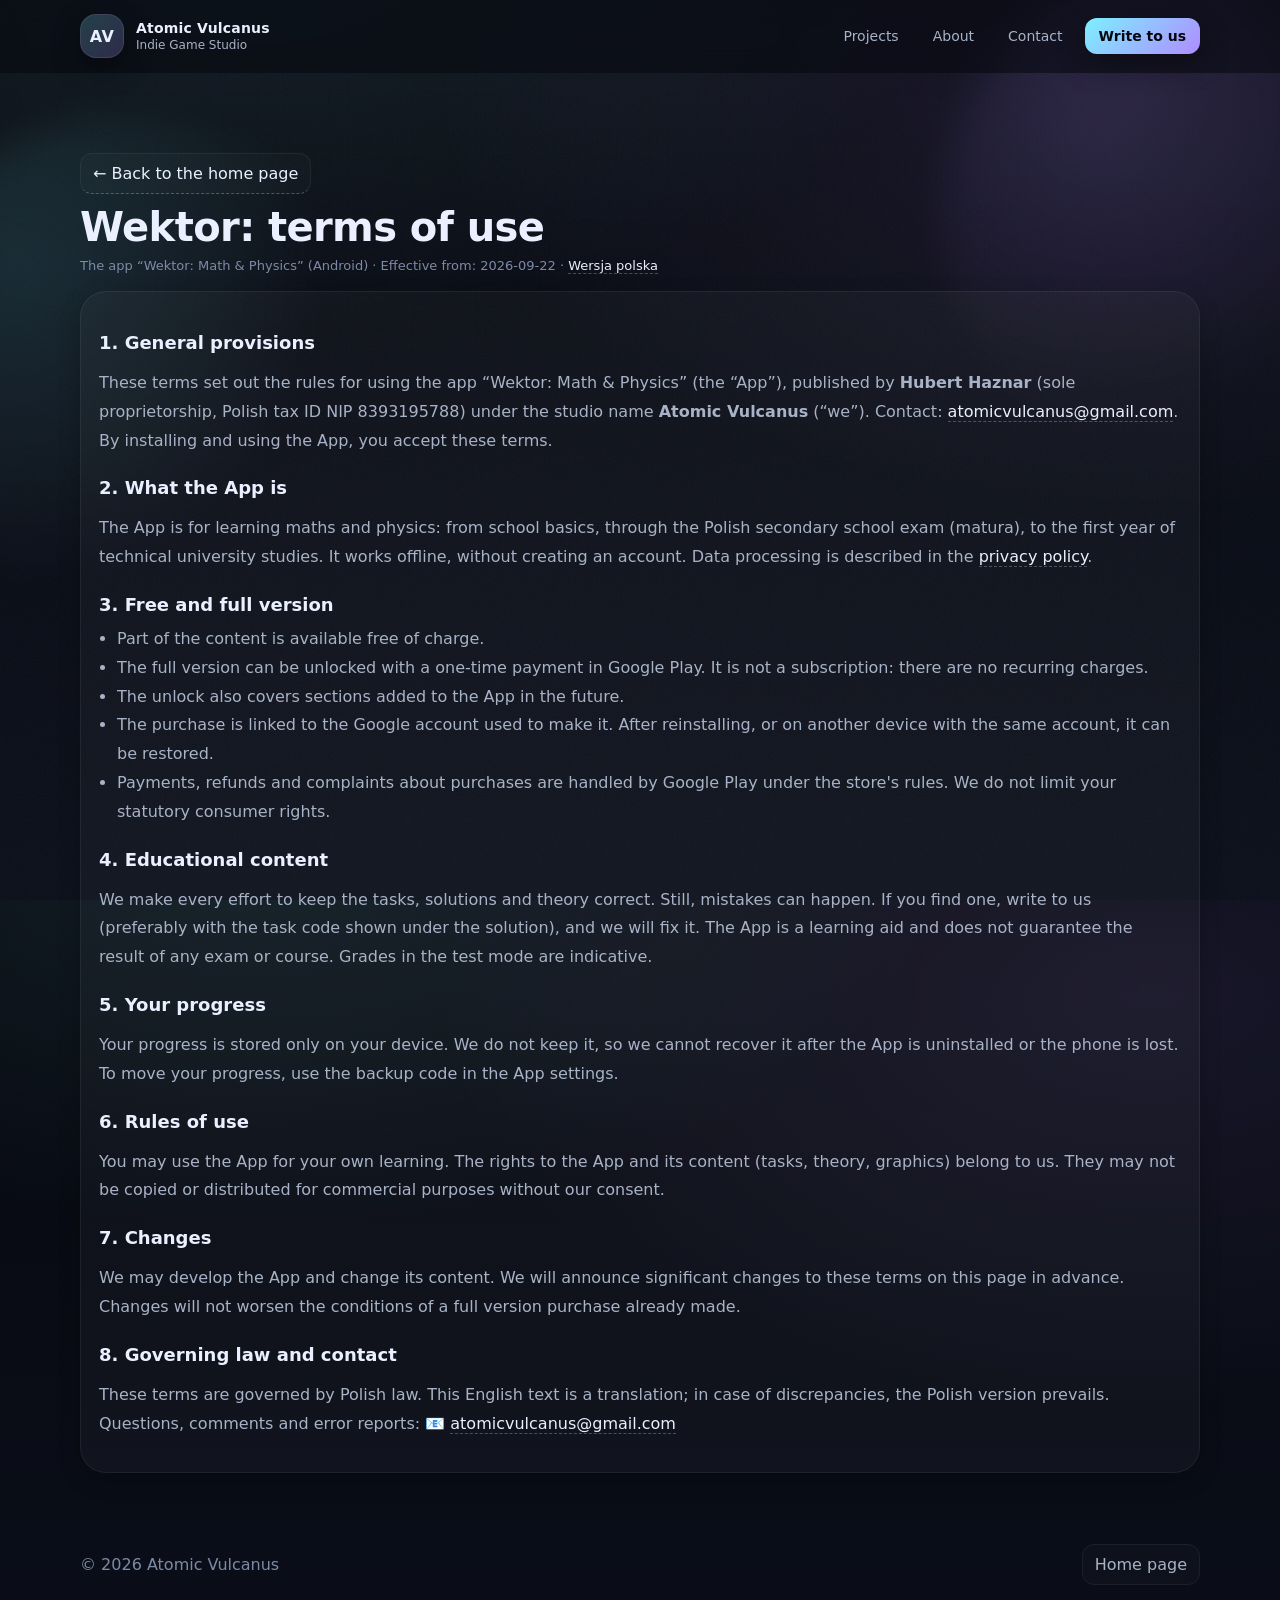
<file: wektor/en/terms.html>
<!doctype html>
<html lang="en">
<head>
  <meta charset="utf-8" />
  <meta name="viewport" content="width=device-width,initial-scale=1" />
  <meta name="color-scheme" content="dark" />

  <title>Wektor — Terms of Use — Atomic Vulcanus</title>
  <meta name="description" content="Terms of use of the Wektor: Math &amp; Physics app." />

  <link rel="stylesheet" href="../../styles.css" />
  <style>
    .doc { padding: 64px 0 54px; }
    .doc h1 { margin: 10px 0 8px; font-size: clamp(28px, 3.2vw, 40px); letter-spacing: -0.6px; }
    .doc p, .doc li { color: var(--muted); line-height: 1.8; }
    .doc .meta { margin-top: 8px; color: var(--muted2); font-size: 13px; }
    .doc .card {
      margin-top: 18px;
      border-radius: var(--r2);
      border: 1px solid var(--line2);
      background: rgba(255,255,255,.03);
      padding: 18px;
      box-shadow: 0 8px 22px rgba(0,0,0,.22);
    }
    .doc h2 { margin: 22px 0 10px; font-size: 18px; }
    .doc a { color: var(--fg); text-decoration: none; border-bottom: 1px dashed rgba(255,255,255,.25); }
    .doc a:hover { border-bottom-color: rgba(255,255,255,.6); }
    .doc ul { margin: 8px 0 0; padding-left: 18px; }
    .doc .back { display:inline-block; margin-top: 16px; }
  </style>
</head>

<body>
  <div class="bg" aria-hidden="true">
    <div class="grain"></div>
    <div class="orb orb-a"></div>
    <div class="orb orb-b"></div>
    <div class="gridlines"></div>
  </div>

  <header class="topbar" data-elevate>
    <div class="container navwrap">
      <a class="brand" href="../../index.html" aria-label="Atomic Vulcanus">
        <div class="mark" aria-hidden="true">AV</div>
        <div class="brandtext">
          <div class="brandname">Atomic Vulcanus</div>
          <div class="brandtag">Indie Game Studio</div>
        </div>
      </a>

      <nav class="nav">
        <a class="navlink" href="../../index.html#projects">Projects</a>
        <a class="navlink" href="../../index.html#about">About</a>
        <a class="navlink" href="../../index.html#contact">Contact</a>
        <a class="navcta" href="../../index.html#contact">Write to us</a>
      </nav>
    </div>
  </header>

  <main class="doc">
    <div class="container">
      <a class="back toplink" href="../../index.html">← Back to the home page</a>

      <h1>Wektor: terms of use</h1>
      <div class="meta">The app “Wektor: Math &amp; Physics” (Android) · Effective from: 2026-09-22 · <a href="../terms.html" lang="pl">Wersja polska</a></div>

      <div class="card">
        <h2>1. General provisions</h2>
        <p>
          These terms set out the rules for using the app “Wektor: Math &amp; Physics” (the “App”),
          published by <strong>Hubert Haznar</strong> (sole proprietorship, Polish tax ID NIP 8393195788)
          under the studio name <strong>Atomic Vulcanus</strong> (“we”). Contact:
          <a href="mailto:atomicvulcanus@gmail.com">atomicvulcanus@gmail.com</a>.
          By installing and using the App, you accept these terms.
        </p>

        <h2>2. What the App is</h2>
        <p>
          The App is for learning maths and physics: from school basics, through the Polish secondary school exam (matura),
          to the first year of technical university studies. It works offline, without creating an account. Data processing
          is described in the <a href="./privacy.html">privacy policy</a>.
        </p>

        <h2>3. Free and full version</h2>
        <ul>
          <li>Part of the content is available free of charge.</li>
          <li>
            The full version can be unlocked with a one-time payment in Google Play. It is not a subscription: there are no
            recurring charges.
          </li>
          <li>The unlock also covers sections added to the App in the future.</li>
          <li>
            The purchase is linked to the Google account used to make it. After reinstalling, or on another device
            with the same account, it can be restored.
          </li>
          <li>
            Payments, refunds and complaints about purchases are handled by Google Play under the store's rules. We do not limit
            your statutory consumer rights.
          </li>
        </ul>

        <h2>4. Educational content</h2>
        <p>
          We make every effort to keep the tasks, solutions and theory correct. Still, mistakes can happen.
          If you find one, write to us (preferably with the task code shown under the solution), and we will fix it.
          The App is a learning aid and does not guarantee the result of any exam or course. Grades in the test mode
          are indicative.
        </p>

        <h2>5. Your progress</h2>
        <p>
          Your progress is stored only on your device. We do not keep it, so we cannot recover it after
          the App is uninstalled or the phone is lost. To move your progress, use the backup code
          in the App settings.
        </p>

        <h2>6. Rules of use</h2>
        <p>
          You may use the App for your own learning. The rights to the App and its content (tasks, theory, graphics) belong
          to us. They may not be copied or distributed for commercial purposes without our consent.
        </p>

        <h2>7. Changes</h2>
        <p>
          We may develop the App and change its content. We will announce significant changes to these terms on this page
          in advance. Changes will not worsen the conditions of a full version purchase already made.
        </p>

        <h2>8. Governing law and contact</h2>
        <p>
          These terms are governed by Polish law. This English text is a translation; in case of discrepancies,
          the Polish version prevails. Questions, comments and error reports:
          📧 <a href="mailto:atomicvulcanus@gmail.com">atomicvulcanus@gmail.com</a>
        </p>
      </div>

    </div>
  </main>

  <footer class="footer">
    <div class="container foot">
      <div class="foot-left">© <span id="year"></span> Atomic Vulcanus</div>
      <div class="foot-right">
        <a href="../../index.html" class="toplink">Home page</a>
      </div>
    </div>
  </footer>

  <script>
    document.getElementById("year").textContent = new Date().getFullYear();
  </script>
</body>
</html>
</file>
<file: styles.css>
:root{
  --bg: #070910;
  --bg2:#0b0f1a;
  --fg: #eaf0ff;
  --muted:#a8b3c7;
  --muted2:#7d8aa6;
  --line: rgba(255,255,255,.09);
  --line2: rgba(255,255,255,.06);

  --a: #7cf0ff;
  --b: #b08cff;
  --ok:#79ffa8;

  --shadow: 0 18px 60px rgba(0,0,0,.55);
  --shadow2: 0 10px 28px rgba(0,0,0,.42);
  --r: 18px;
  --r2: 26px;
  --max: 1120px;

  --font: ui-sans-serif, system-ui, -apple-system, Segoe UI, Roboto, Helvetica, Arial, "Apple Color Emoji","Segoe UI Emoji";
}

*{ box-sizing:border-box; }
html, body{ height:100%; }
html{ scroll-behavior:smooth; }
body{
  margin:0;
  font-family: var(--font);
  color: var(--fg);
  background: radial-gradient(1200px 700px at 20% -10%, rgba(124,240,255,.10), transparent 60%),
              radial-gradient(1200px 700px at 90% 10%, rgba(176,140,255,.10), transparent 60%),
              linear-gradient(180deg, var(--bg), var(--bg2));
  overflow-x:hidden;
}

.container{
  width: min(var(--max), calc(100% - 44px));
  margin: 0 auto;
}

/* background */
.bg{ position:fixed; inset:0; z-index:-1; pointer-events:none; }
.grain{
  position:absolute; inset:0;
  opacity:.12;
  background-image:url("data:image/svg+xml,%3Csvg xmlns='http://www.w3.org/2000/svg' width='220' height='220'%3E%3Cfilter id='n'%3E%3CfeTurbulence type='fractalNoise' baseFrequency='.9' numOctaves='3' stitchTiles='stitch'/%3E%3C/filter%3E%3Crect width='220' height='220' filter='url(%23n)' opacity='.35'/%3E%3C/svg%3E");
  mix-blend-mode: overlay;
}
.orb{
  position:absolute;
  width: 520px; height: 520px;
  filter: blur(18px);
  opacity: .20;
  border-radius: 999px;
}
.orb-a{
  left: -140px; top: 120px;
  background: radial-gradient(circle at 30% 30%, rgba(124,240,255,.65), transparent 60%);
}
.orb-b{
  right: -180px; top: -40px;
  background: radial-gradient(circle at 30% 30%, rgba(176,140,255,.62), transparent 60%);
}
.gridlines{
  position:absolute; inset:-40px;
  opacity:.12;
  background:
    linear-gradient(to right, rgba(255,255,255,.05) 1px, transparent 1px),
    linear-gradient(to bottom, rgba(255,255,255,.05) 1px, transparent 1px);
  background-size: 64px 64px;
  mask-image: radial-gradient(700px 420px at 30% 20%, #000 35%, transparent 70%);
}

/* topbar */
.topbar{
  position:sticky;
  top:0;
  z-index:50;
  backdrop-filter: blur(12px);
  -webkit-backdrop-filter: blur(12px);
  border-bottom: 1px solid transparent;
  background: rgba(7,9,16,.55);
}
.topbar[data-shadow="1"]{
  border-bottom-color: var(--line2);
  box-shadow: 0 8px 22px rgba(0,0,0,.22);
}

.navwrap{
  display:flex;
  align-items:center;
  justify-content:space-between;
  padding: 14px 0;
  gap: 16px;
}

.brand{
  display:flex;
  gap: 12px;
  align-items:center;
  text-decoration:none;
  color: var(--fg);
  min-width: 220px;
}
.mark{
  width: 44px; height: 44px;
  border-radius: 16px;
  display:grid; place-items:center;
  font-weight: 900;
  letter-spacing: .5px;
  background: linear-gradient(135deg, rgba(124,240,255,.22), rgba(176,140,255,.22));
  border: 1px solid var(--line);
  box-shadow: var(--shadow2);
}
.brandname{ font-weight: 900; font-size: 14px; letter-spacing:.2px; }
.brandtag{ color: var(--muted); font-size: 12px; margin-top:2px; }

.nav{
  display:flex;
  align-items:center;
  gap: 10px;
}
.navlink{
  color: var(--muted);
  text-decoration:none;
  font-size: 14px;
  padding: 10px 12px;
  border-radius: 12px;
}
.navlink:hover{ color: var(--fg); background: rgba(255,255,255,.04); }
.navlink.active{ color: var(--fg); background: rgba(255,255,255,.06); border: 1px solid var(--line2); }

.navcta{
  text-decoration:none;
  font-size: 14px;
  padding: 10px 14px;
  border-radius: 12px;
  color: #05060b;
  font-weight: 800;
  background: linear-gradient(135deg, rgba(124,240,255,1), rgba(176,140,255,1));
  box-shadow: var(--shadow2);
}
.navcta:hover{ filter: brightness(1.05); }

.menu{
  display:none;
  width: 46px; height: 44px;
  border-radius: 14px;
  border: 1px solid var(--line2);
  background: rgba(255,255,255,.03);
  color: var(--fg);
}
.menu span{
  display:block;
  width: 18px; height: 2px;
  background: rgba(234,240,255,.85);
  margin: 5px auto;
  border-radius: 999px;
}

.mobile{
  border-top: 1px solid var(--line2);
  background: rgba(7,9,16,.70);
}
.mitem{
  display:block;
  padding: 14px 6px;
  color: var(--fg);
  text-decoration:none;
  border-bottom: 1px solid var(--line2);
}
.mitem:last-child{ border-bottom:0; }

/* hero */
.hero{
  padding: 64px 0 18px;
}
.hero-grid{
  display:grid;
  grid-template-columns: 1.15fr .85fr;
  gap: 26px;
  align-items:start;
}

.kicker{
  display:inline-flex;
  align-items:center;
  gap: 10px;
  padding: 10px 12px;
  border: 1px solid var(--line2);
  border-radius: 999px;
  background: rgba(255,255,255,.03);
  color: var(--muted);
  font-size: 13px;
}
.dot{
  width: 8px; height: 8px;
  border-radius: 999px;
  background: linear-gradient(135deg, var(--a), var(--b));
  box-shadow: 0 0 0 4px rgba(124,240,255,.08);
}

.h1{
  margin: 18px 0 12px;
  font-size: clamp(34px, 4.6vw, 58px);
  line-height: 1.02;
  letter-spacing: -0.9px;
}
.accent{
  background: linear-gradient(135deg, var(--a), var(--b));
  -webkit-background-clip:text;
  background-clip:text;
  color: transparent;
}

.lead{
  margin: 0;
  color: var(--muted);
  font-size: 16px;
  line-height: 1.7;
  max-width: 62ch;
}

.actions{
  display:flex;
  gap: 12px;
  flex-wrap:wrap;
  margin-top: 18px;
}

.btn{
  display:inline-flex;
  align-items:center;
  justify-content:center;
  text-decoration:none;
  padding: 12px 16px;
  border-radius: 14px;
  font-weight: 900;
  color: #05060b;
  background: linear-gradient(135deg, rgba(124,240,255,1), rgba(176,140,255,1));
  box-shadow: var(--shadow2);
}
.btn:hover{ filter: brightness(1.05); }
.btn.ghost{
  color: var(--fg);
  border: 1px solid var(--line2);
  background: rgba(255,255,255,.03);
  box-shadow: none;
}
.btn.ghost:hover{ background: rgba(255,255,255,.06); }

.signal{
  display:flex;
  flex-wrap:wrap;
  gap: 8px;
  margin-top: 18px;
}
.chip{
  padding: 9px 10px;
  border-radius: 999px;
  font-size: 12px;
  color: var(--muted);
  border: 1px solid var(--line2);
  background: rgba(255,255,255,.03);
}

/* right hero panel */
.panel{
  border-radius: var(--r2);
  border: 1px solid var(--line2);
  background: rgba(255,255,255,.03);
  box-shadow: var(--shadow);
  padding: 18px;
  overflow:hidden;
  position:relative;
}
.panel:before{
  content:"";
  position:absolute; inset:-1px;
  background: radial-gradient(420px 260px at 15% 20%, rgba(124,240,255,.12), transparent 60%),
              radial-gradient(420px 260px at 85% 15%, rgba(176,140,255,.12), transparent 60%);
  pointer-events:none;
}
.panel > *{ position:relative; }

.panel-row{
  display:flex;
  justify-content:space-between;
  align-items:baseline;
  padding: 10px 0;
  gap: 14px;
}
.label{ color: var(--muted2); font-size: 13px; }
.value{ font-weight: 900; letter-spacing:.2px; }
.panel-divider{
  height:1px;
  background: var(--line2);
  margin: 10px 0;
}
.panel-note{
  color: var(--muted);
  font-size: 13px;
  line-height: 1.6;
}

.micro{
  display:grid;
  grid-template-columns: 1fr 1fr;
  gap: 12px;
  margin-top: 12px;
}
.micro-card{
  border-radius: var(--r);
  border: 1px solid var(--line2);
  background: rgba(255,255,255,.03);
  padding: 14px;
}
.micro-title{ font-weight: 900; }
.micro-text{ color: var(--muted); margin-top: 6px; font-size: 13px; line-height: 1.5; }

/* sections */
.section{
  padding: 54px 0;
}
.section-head h2{
  margin: 0;
  font-size: 22px;
  letter-spacing: -.2px;
}
.section-head p{
  margin: 10px 0 0;
  color: var(--muted);
  line-height: 1.7;
  max-width: 70ch;
}

/* projects */
.projects{
  margin-top: 18px;
  display:grid;
  gap: 12px;
}
.proj{
  border-radius: var(--r2);
  border: 1px solid var(--line2);
  background: rgba(255,255,255,.03);
  padding: 18px;
  box-shadow: 0 8px 22px rgba(0,0,0,.22);
}
.proj-top{
  display:flex;
  justify-content:space-between;
  align-items:baseline;
  gap: 12px;
  flex-wrap:wrap;
}
.proj-name{
  font-weight: 950;
  letter-spacing: -.2px;
  font-size: 18px;
}
.proj-tags{
  color: var(--muted2);
  font-size: 12px;
  border: 1px solid var(--line2);
  padding: 8px 10px;
  border-radius: 999px;
  background: rgba(255,255,255,.02);
}
.proj-desc{
  margin: 10px 0 14px;
  color: var(--muted);
  line-height: 1.7;
}
.proj-meta{
  display:flex;
  gap: 8px;
  flex-wrap:wrap;
}
.pill{
  font-size: 12px;
  padding: 8px 10px;
  border-radius: 999px;
  border: 1px solid rgba(121,255,168,.18);
  background: rgba(121,255,168,.06);
  color: rgba(190,255,215,.92);
}
.pill.subtle{
  border-color: var(--line2);
  background: rgba(255,255,255,.02);
  color: var(--muted2);
}

/* about */
.about{
  margin-top: 18px;
  display:grid;
  grid-template-columns: 1fr 1fr;
  gap: 12px;
}
.about-card{
  border-radius: var(--r2);
  border: 1px solid var(--line2);
  background: rgba(255,255,255,.03);
  padding: 18px;
}
.about-card h3{ margin: 0 0 10px; }
.about-card ul{
  margin: 0;
  padding-left: 18px;
  color: var(--muted);
  line-height: 1.9;
}

/* contact */
.contact{ margin-top: 18px; }
.contact-card{
  position:relative;
  border-radius: var(--r2);
  border: 1px solid var(--line2);
  background: rgba(255,255,255,.03);
  padding: 18px;
  box-shadow: 0 8px 22px rgba(0,0,0,.22);
  overflow:hidden;
}
.contact-row{
  display:grid;
  grid-template-columns: 120px 1fr;
  gap: 14px;
  padding: 12px 0;
  align-items:center;
}
.copy{
  width:100%;
  text-align:left;
  border: 1px solid var(--line2);
  background: rgba(255,255,255,.02);
  color: var(--fg);
  padding: 12px 14px;
  border-radius: 16px;
  font-weight: 900;
  letter-spacing:.2px;
  cursor:pointer;
}
.copy:hover{ background: rgba(255,255,255,.05); }
.hint{
  display:block;
  margin-top: 6px;
  color: var(--muted2);
  font-weight: 600;
  font-size: 12px;
  letter-spacing:0;
}

.links{
  display:flex;
  gap: 10px;
  flex-wrap:wrap;
}
.links a{
  color: var(--muted);
  text-decoration:none;
  border: 1px solid var(--line2);
  padding: 10px 12px;
  border-radius: 999px;
  background: rgba(255,255,255,.02);
}
.links a:hover{ color: var(--fg); background: rgba(255,255,255,.05); }
.links a.disabled{
  opacity:.55;
  cursor: not-allowed;
}

.toast{
  position:absolute;
  right: 14px; bottom: 14px;
  padding: 10px 12px;
  border-radius: 14px;
  border: 1px solid rgba(124,240,255,.22);
  background: rgba(10,14,24,.72);
  color: var(--fg);
  font-size: 13px;
  box-shadow: var(--shadow2);
}

/* footer */
.footer{
  padding: 28px 0 46px;
  color: var(--muted2);
}
.foot{
  display:flex;
  justify-content:space-between;
  align-items:center;
  gap: 12px;
}
.toplink{
  color: var(--muted);
  text-decoration:none;
  border: 1px solid var(--line2);
  padding: 10px 12px;
  border-radius: 12px;
  background: rgba(255,255,255,.02);
}
.toplink:hover{ color: var(--fg); background: rgba(255,255,255,.05); }

/* responsive */
@media (max-width: 980px){
  .hero-grid{ grid-template-columns: 1fr; }
  .micro{ grid-template-columns: 1fr; }
  .about{ grid-template-columns: 1fr; }
}

@media (max-width: 820px){
  .nav{ display:none; }
  .menu{ display:inline-block; }
  .hero{ padding-top: 44px; }
  .container{ width: min(var(--max), calc(100% - 30px)); }
  .contact-row{ grid-template-columns: 1fr; }
  .label{ margin-bottom: 6px; }
}
</file>
